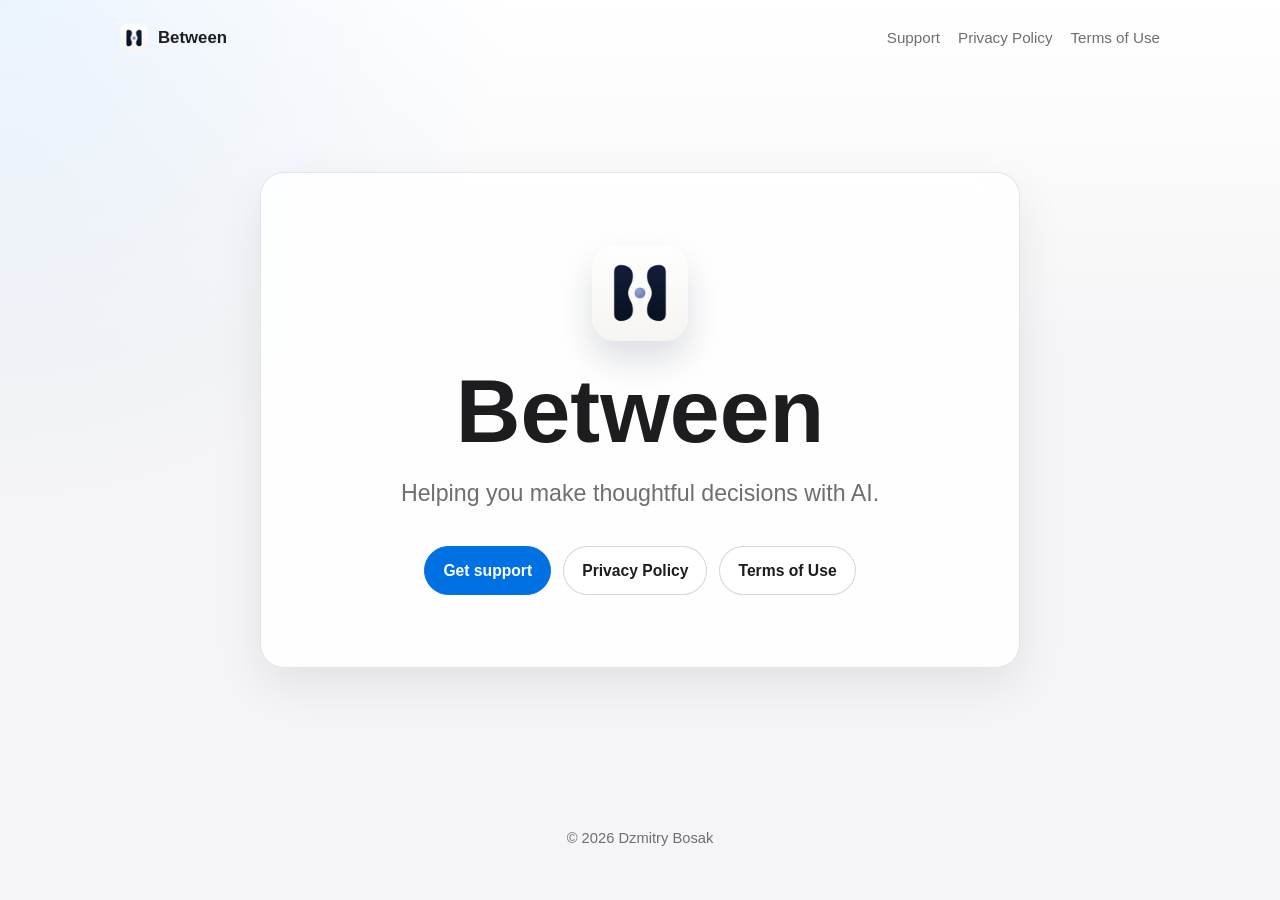
<file: index.html>
<!doctype html>
<html lang="en">
  <head>
    <meta charset="utf-8">
    <meta name="viewport" content="width=device-width, initial-scale=1">
    <meta name="description" content="Between helps you make thoughtful decisions with AI.">
    <title>Between</title>
    <link rel="icon" href="assets/between-logo.png">
    <link rel="apple-touch-icon" href="assets/between-logo.png">
    <link rel="stylesheet" href="assets/style.css">
  </head>
  <body class="home">
    <header class="site-header">
      <a class="brand" href="./" aria-label="Between home">
        <img src="assets/between-logo.png" alt="" width="28" height="28">
        <span>Between</span>
      </a>
      <nav class="site-nav" aria-label="Site links">
        <a href="support/">Support</a>
        <a href="privacy/">Privacy Policy</a>
        <a href="terms/">Terms of Use</a>
      </nav>
    </header>

    <main class="home-main">
      <section class="hero" aria-labelledby="hero-title">
        <img class="app-mark" src="assets/between-logo.png" alt="" width="96" height="96" aria-hidden="true">
        <h1 id="hero-title">Between</h1>
        <p>Helping you make thoughtful decisions with AI.</p>
        <div class="hero-actions" aria-label="Site links">
          <a class="button" href="support/">Get support</a>
          <a class="button secondary" href="privacy/">Privacy Policy</a>
          <a class="button secondary" href="terms/">Terms of Use</a>
        </div>
      </section>
    </main>

    <footer class="site-footer">
      <p>&copy; 2026 Dzmitry Bosak</p>
    </footer>
  </body>
</html>
</file>
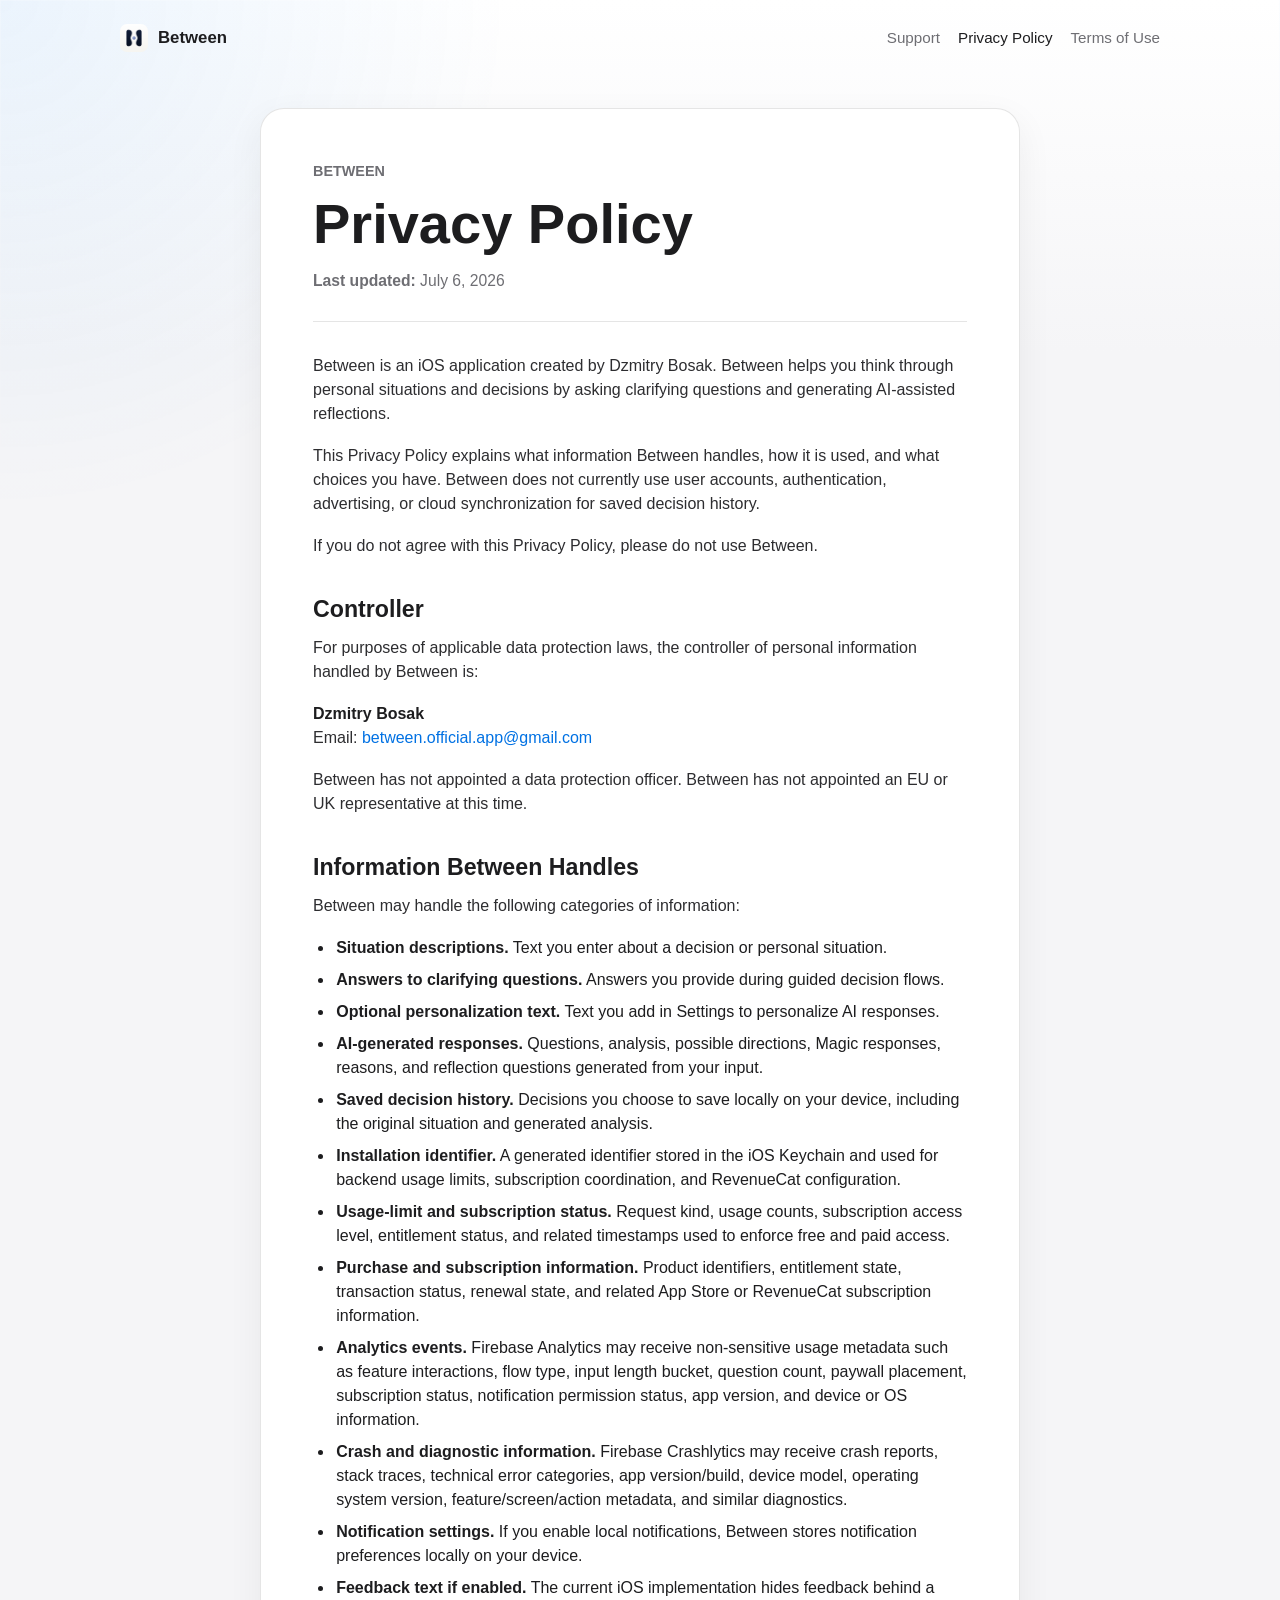
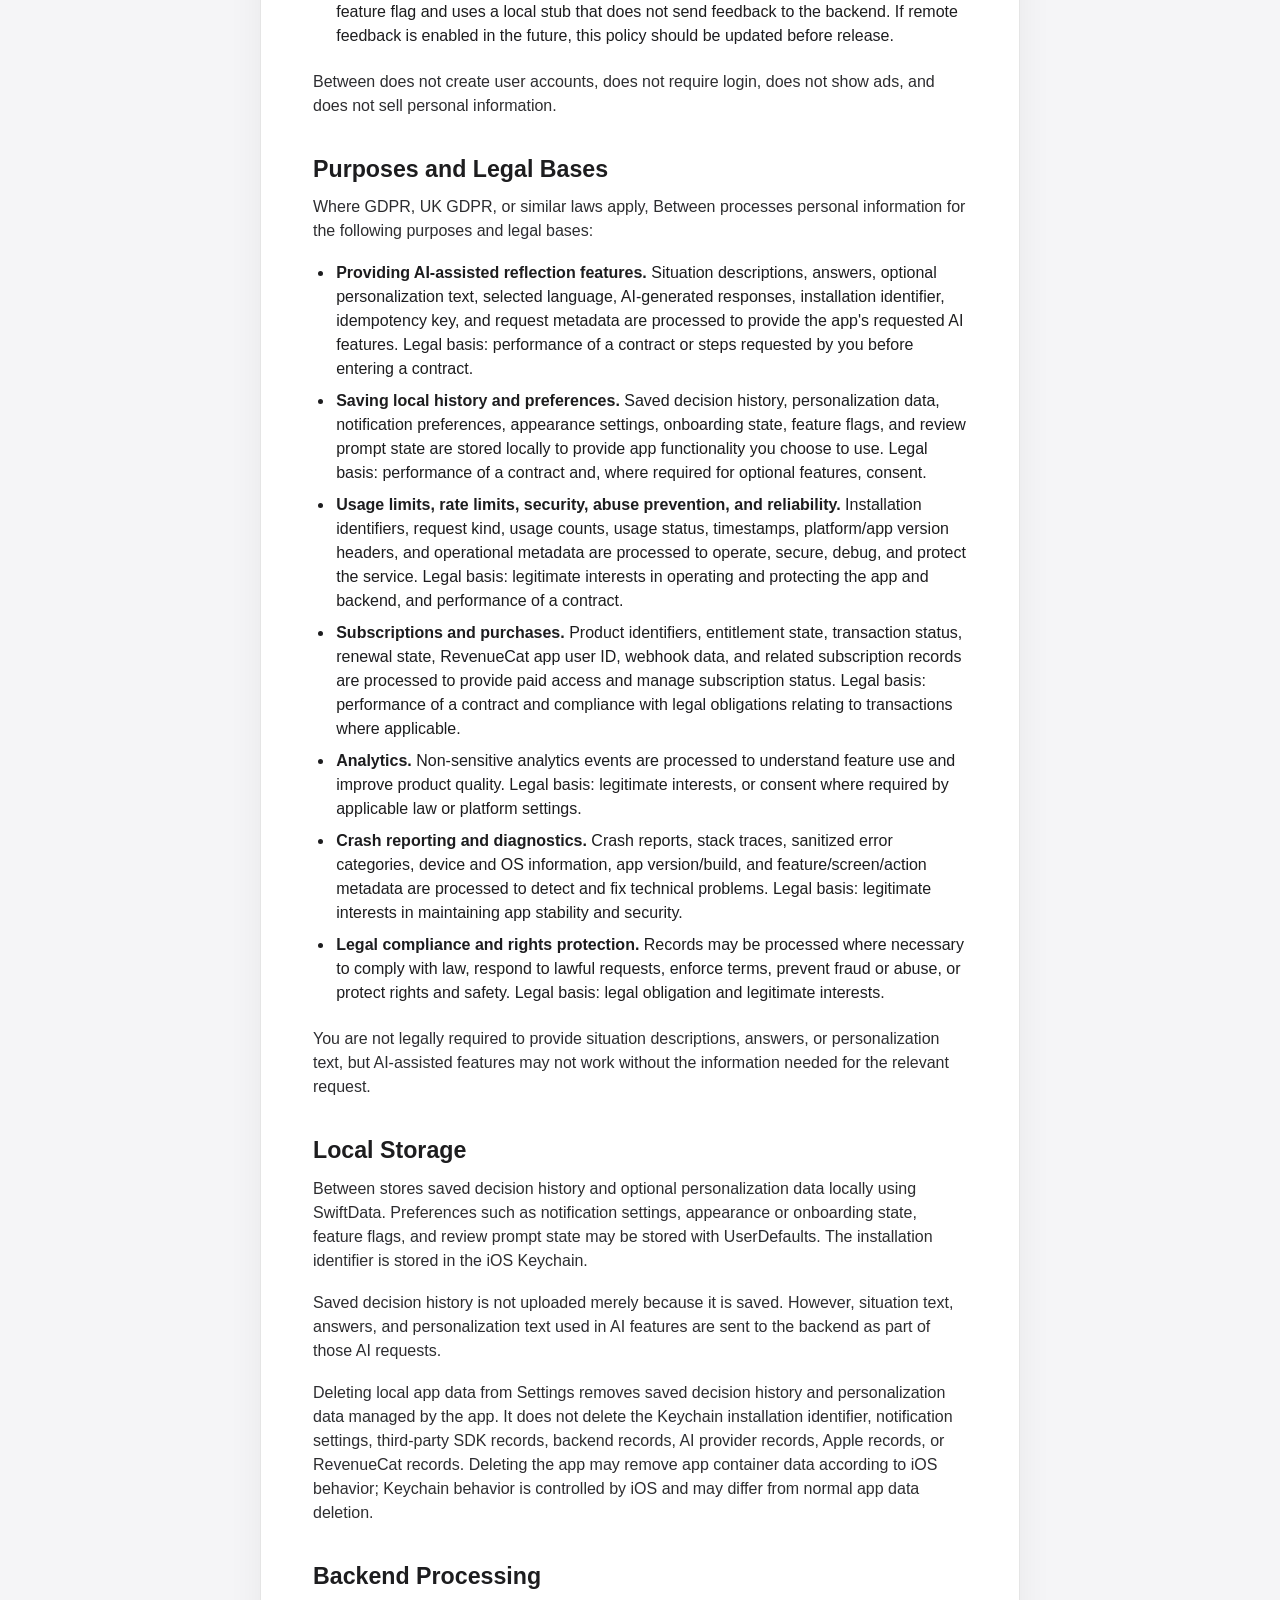
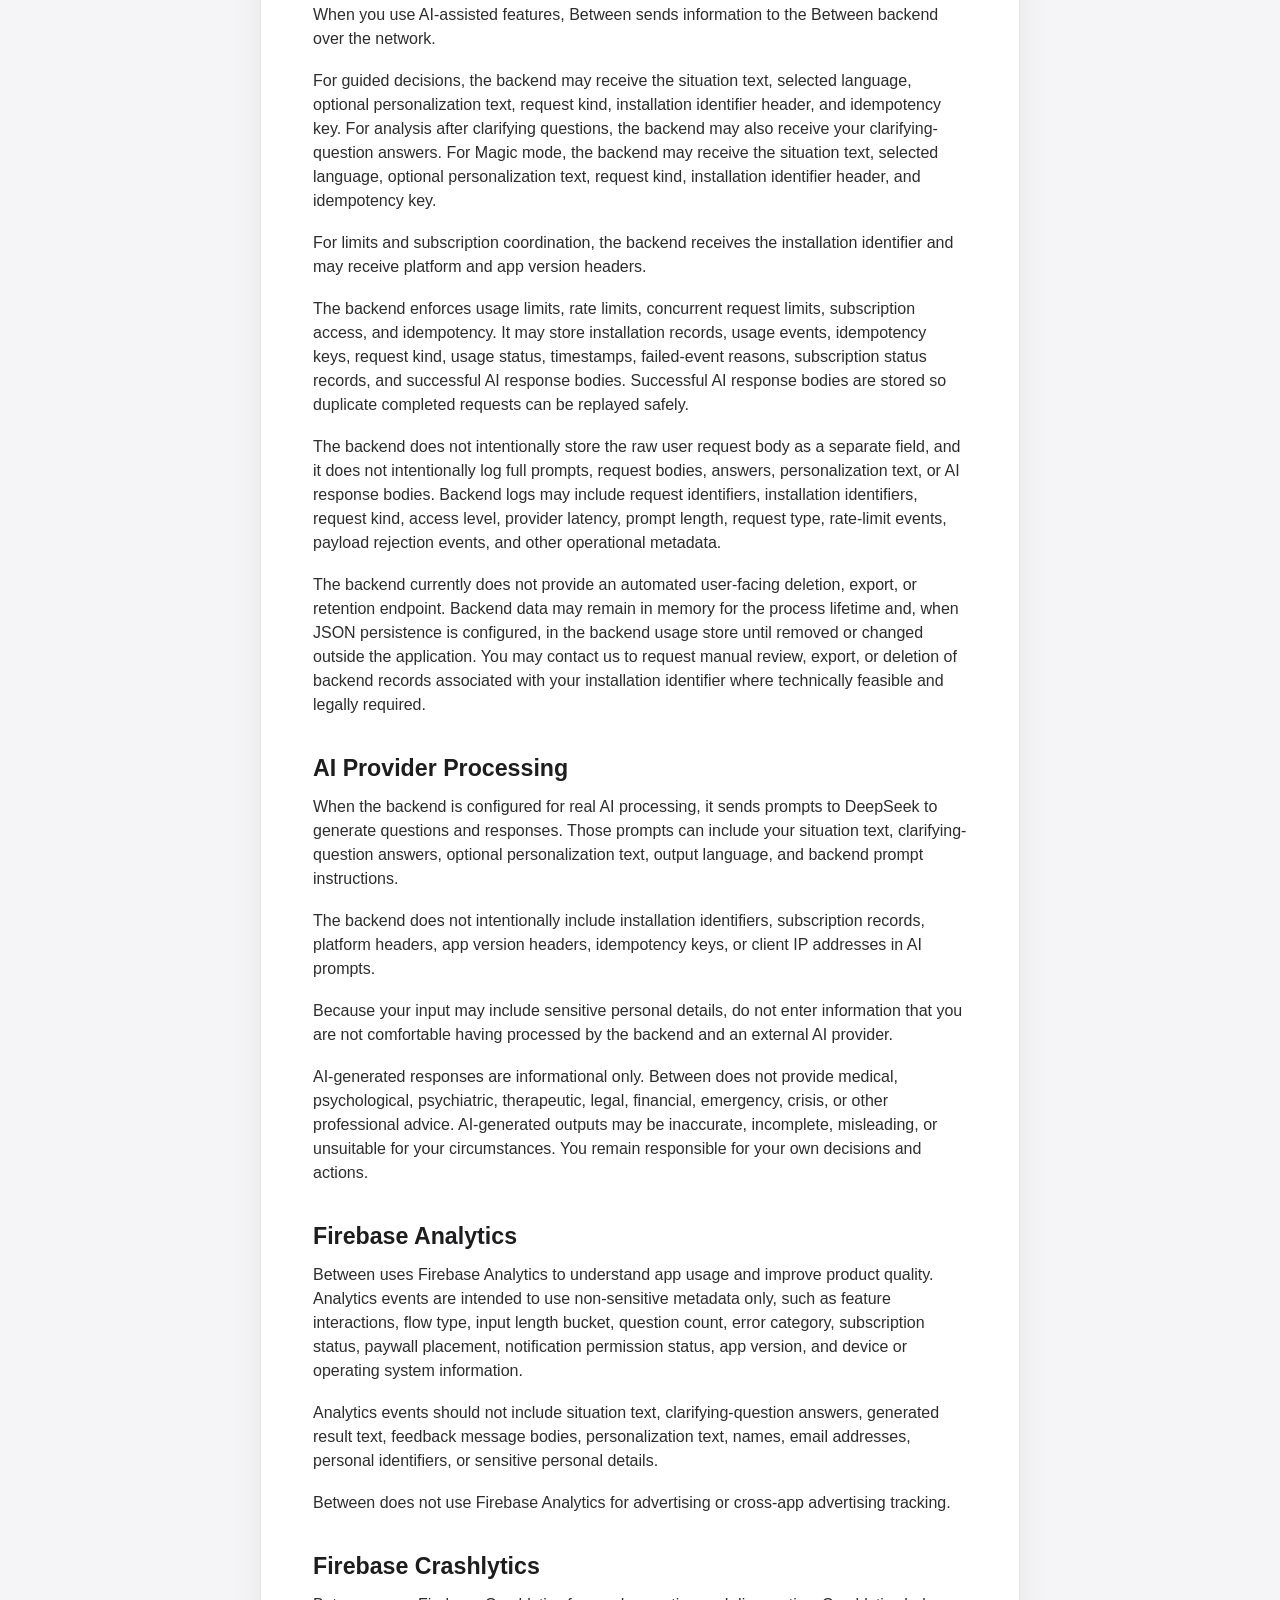
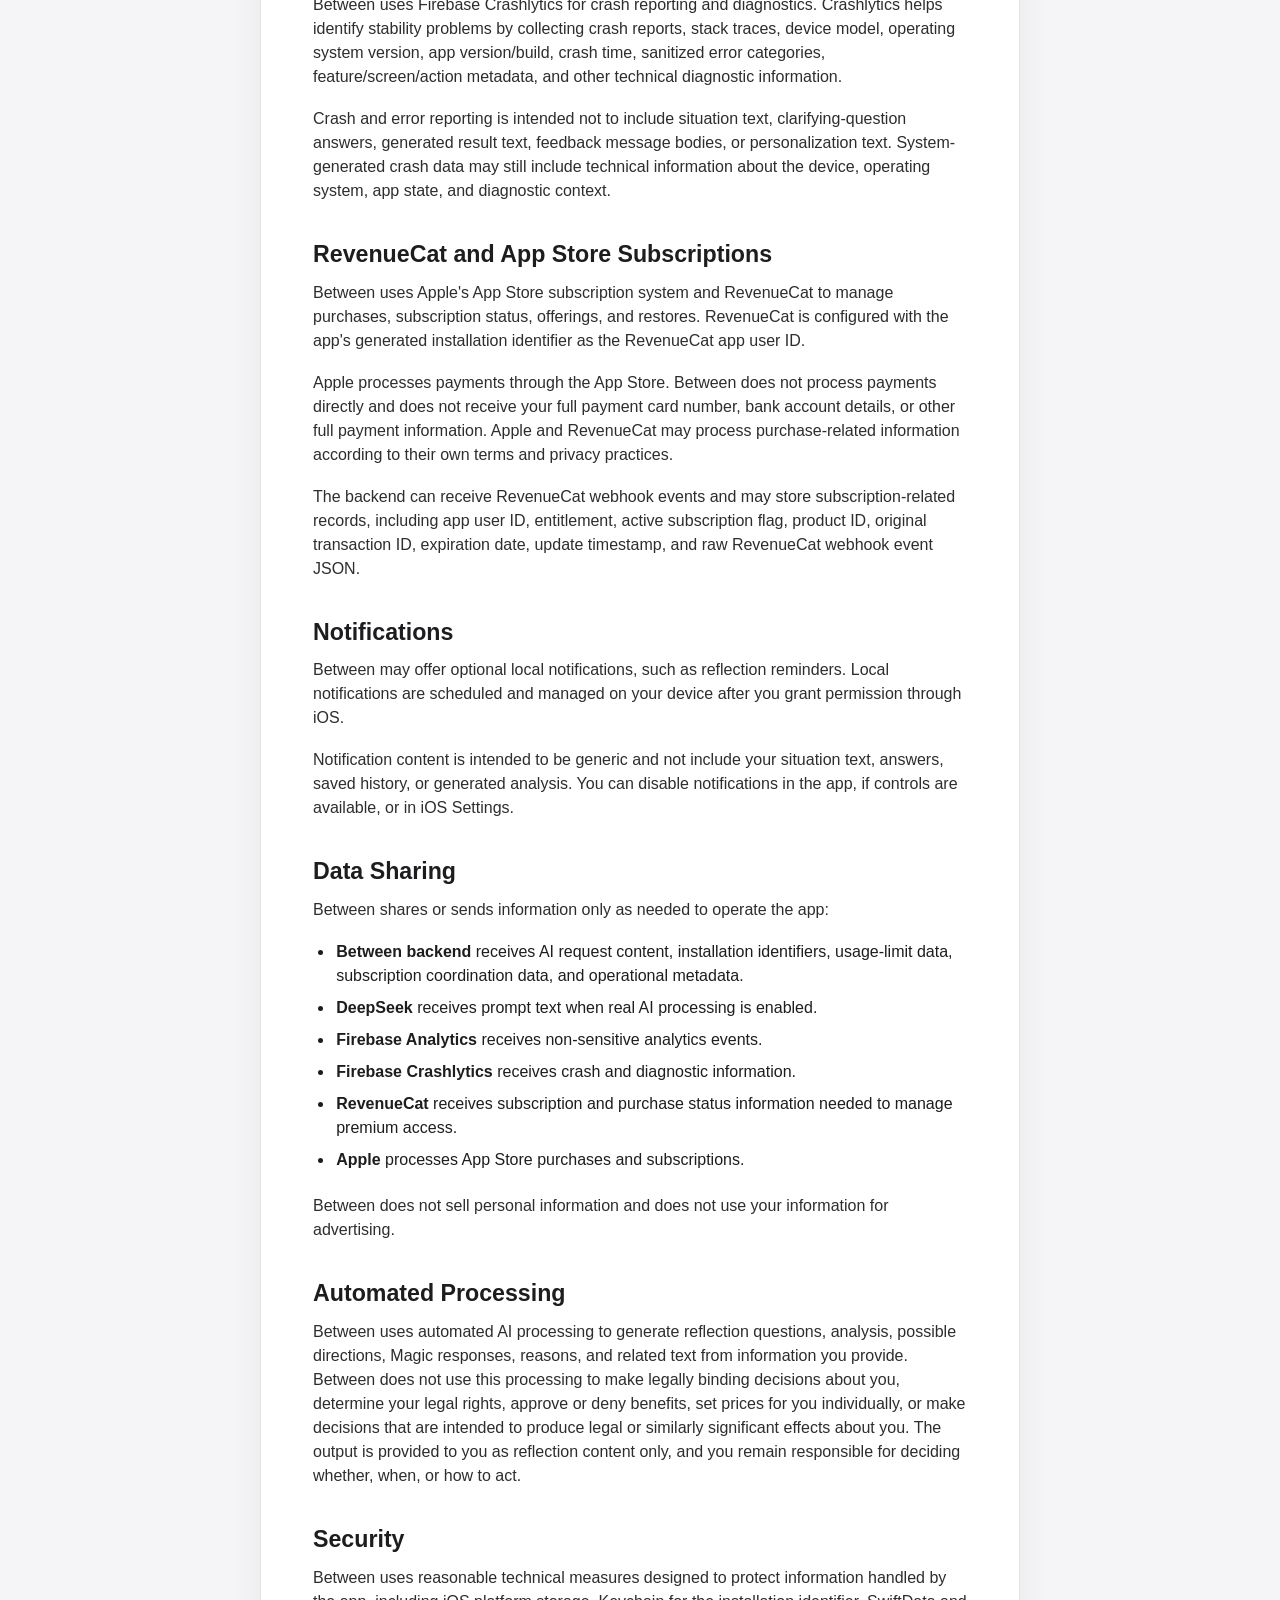
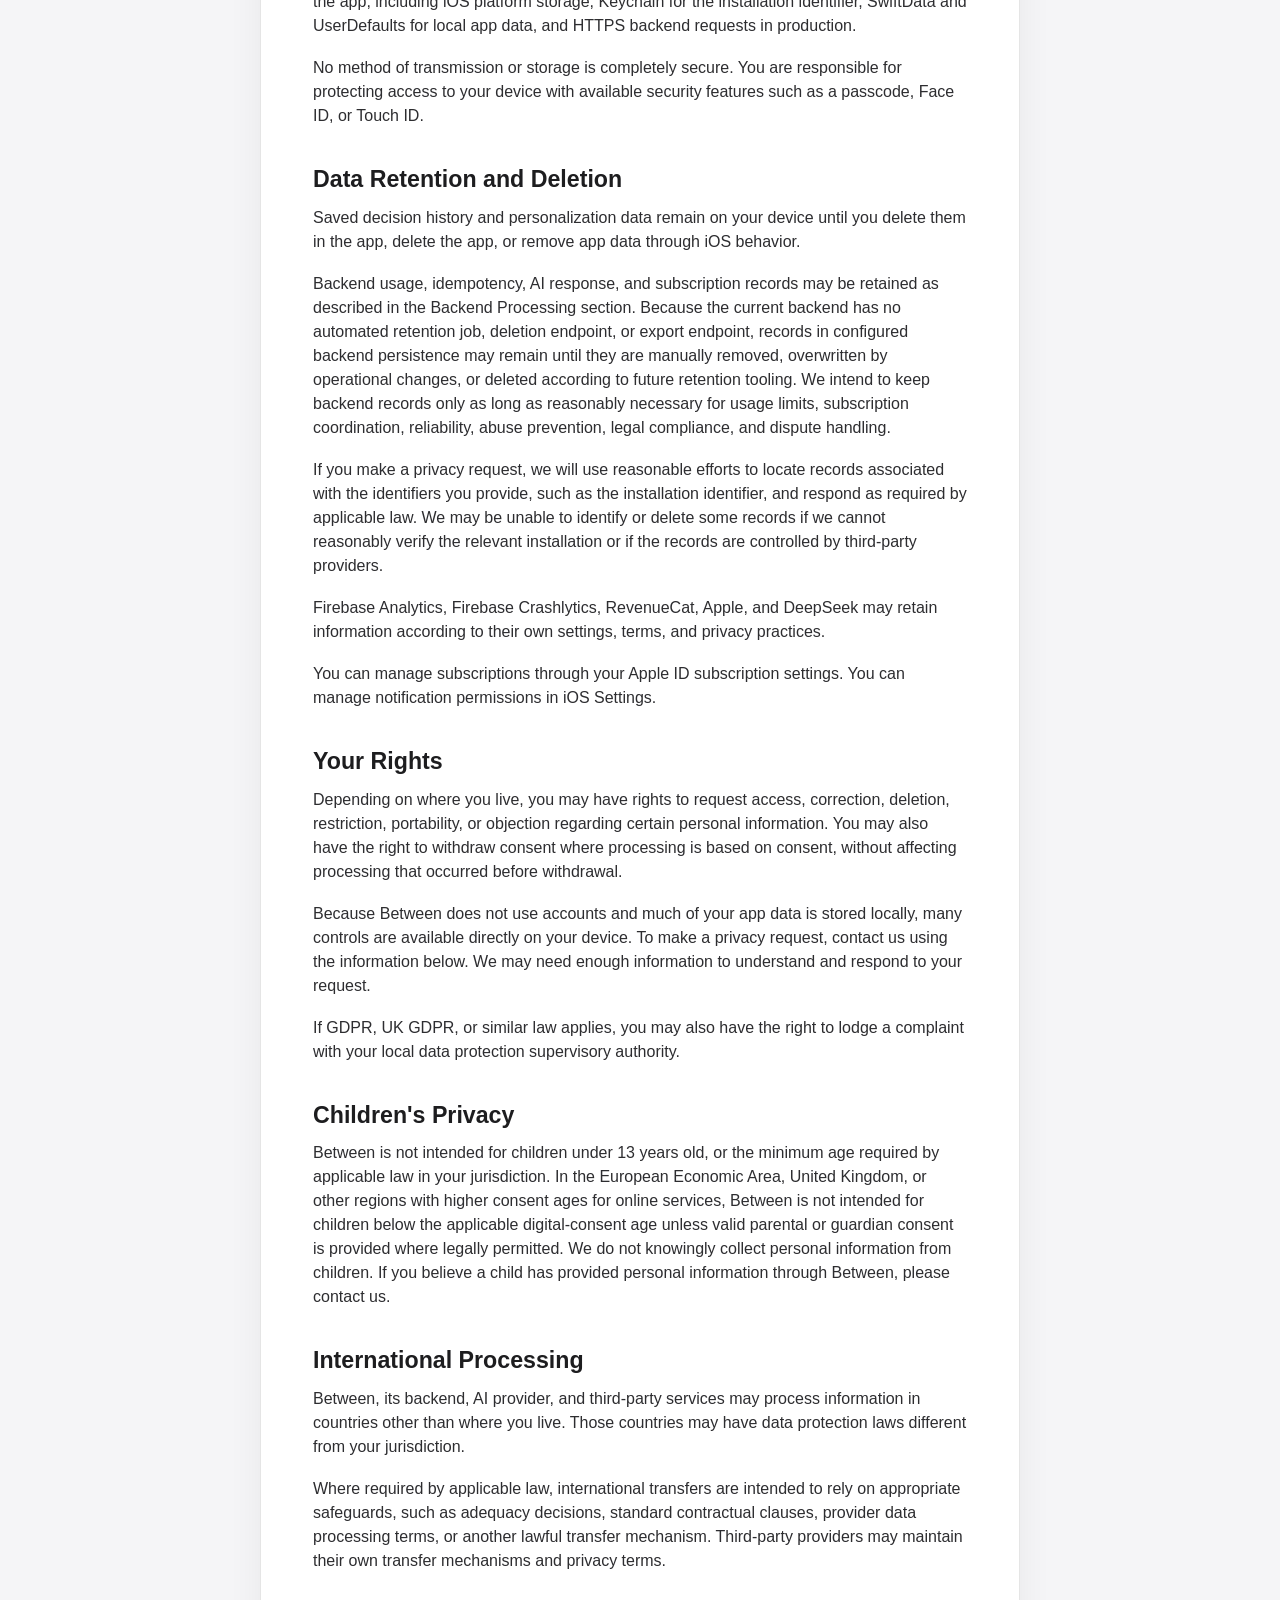
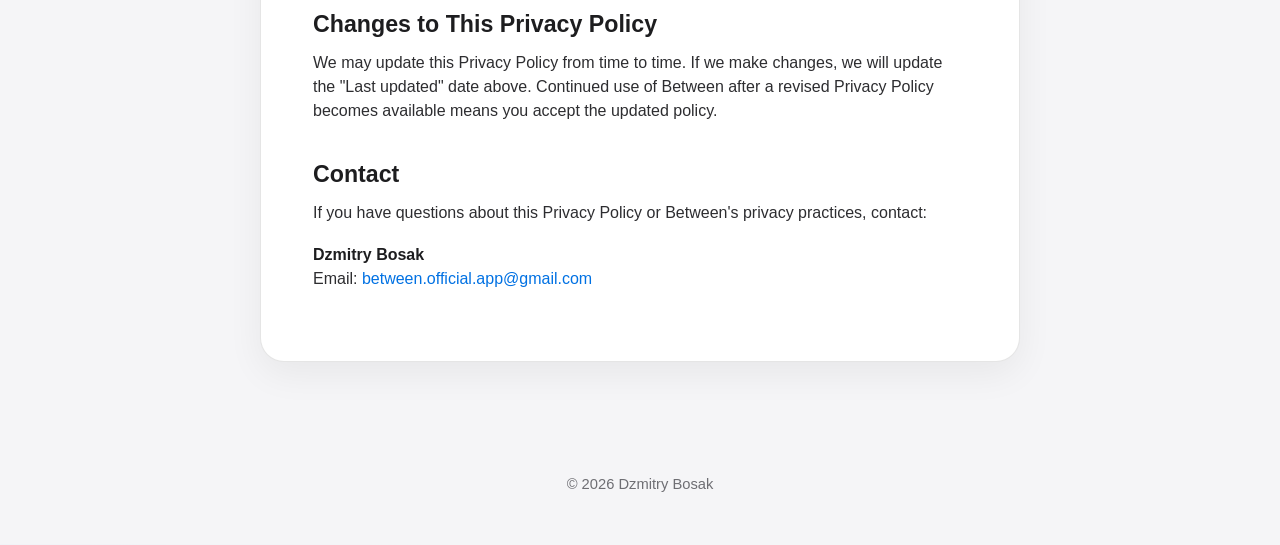
<file: privacy/index.html>
<!doctype html>
<html lang="en">
  <head>
    <meta charset="utf-8">
    <meta name="viewport" content="width=device-width, initial-scale=1">
    <meta name="description" content="Privacy Policy for Between, an iOS app by Dzmitry Bosak.">
    <title>Privacy Policy - Between</title>
    <link rel="icon" href="../assets/between-logo.png">
    <link rel="apple-touch-icon" href="../assets/between-logo.png">
    <link rel="stylesheet" href="../assets/style.css">
  </head>
  <body>
    <header class="site-header">
      <a class="brand" href="../" aria-label="Between home">
        <img src="../assets/between-logo.png" alt="" width="28" height="28">
        <span>Between</span>
      </a>
      <nav class="site-nav" aria-label="Site links">
        <a href="../support/">Support</a>
        <a href="../privacy/" aria-current="page">Privacy Policy</a>
        <a href="../terms/">Terms of Use</a>
      </nav>
    </header>

    <main class="legal-main">
      <article class="legal-card">
        <header>
          <p class="eyebrow">Between</p>
          <h1>Privacy Policy</h1>
          <p class="effective-date"><strong>Last updated:</strong> July 6, 2026</p>
        </header>

        <div class="legal-content">
          <p>Between is an iOS application created by Dzmitry Bosak. Between helps you think through personal situations and decisions by asking clarifying questions and generating AI-assisted reflections.</p>
          <p>This Privacy Policy explains what information Between handles, how it is used, and what choices you have. Between does not currently use user accounts, authentication, advertising, or cloud synchronization for saved decision history.</p>
          <p>If you do not agree with this Privacy Policy, please do not use Between.</p>

          <h2>Controller</h2>
          <p>For purposes of applicable data protection laws, the controller of personal information handled by Between is:</p>
          <p><strong>Dzmitry Bosak</strong><br>Email: <a href="mailto:between.official.app@gmail.com">between.official.app@gmail.com</a></p>
          <p>Between has not appointed a data protection officer. Between has not appointed an EU or UK representative at this time.</p>

          <h2>Information Between Handles</h2>
          <p>Between may handle the following categories of information:</p>
          <ul>
            <li><strong>Situation descriptions.</strong> Text you enter about a decision or personal situation.</li>
            <li><strong>Answers to clarifying questions.</strong> Answers you provide during guided decision flows.</li>
            <li><strong>Optional personalization text.</strong> Text you add in Settings to personalize AI responses.</li>
            <li><strong>AI-generated responses.</strong> Questions, analysis, possible directions, Magic responses, reasons, and reflection questions generated from your input.</li>
            <li><strong>Saved decision history.</strong> Decisions you choose to save locally on your device, including the original situation and generated analysis.</li>
            <li><strong>Installation identifier.</strong> A generated identifier stored in the iOS Keychain and used for backend usage limits, subscription coordination, and RevenueCat configuration.</li>
            <li><strong>Usage-limit and subscription status.</strong> Request kind, usage counts, subscription access level, entitlement status, and related timestamps used to enforce free and paid access.</li>
            <li><strong>Purchase and subscription information.</strong> Product identifiers, entitlement state, transaction status, renewal state, and related App Store or RevenueCat subscription information.</li>
            <li><strong>Analytics events.</strong> Firebase Analytics may receive non-sensitive usage metadata such as feature interactions, flow type, input length bucket, question count, paywall placement, subscription status, notification permission status, app version, and device or OS information.</li>
            <li><strong>Crash and diagnostic information.</strong> Firebase Crashlytics may receive crash reports, stack traces, technical error categories, app version/build, device model, operating system version, feature/screen/action metadata, and similar diagnostics.</li>
            <li><strong>Notification settings.</strong> If you enable local notifications, Between stores notification preferences locally on your device.</li>
            <li><strong>Feedback text if enabled.</strong> The current iOS implementation hides feedback behind a feature flag and uses a local stub that does not send feedback to the backend. If remote feedback is enabled in the future, this policy should be updated before release.</li>
          </ul>
          <p>Between does not create user accounts, does not require login, does not show ads, and does not sell personal information.</p>

          <h2>Purposes and Legal Bases</h2>
          <p>Where GDPR, UK GDPR, or similar laws apply, Between processes personal information for the following purposes and legal bases:</p>
          <ul>
            <li><strong>Providing AI-assisted reflection features.</strong> Situation descriptions, answers, optional personalization text, selected language, AI-generated responses, installation identifier, idempotency key, and request metadata are processed to provide the app's requested AI features. Legal basis: performance of a contract or steps requested by you before entering a contract.</li>
            <li><strong>Saving local history and preferences.</strong> Saved decision history, personalization data, notification preferences, appearance settings, onboarding state, feature flags, and review prompt state are stored locally to provide app functionality you choose to use. Legal basis: performance of a contract and, where required for optional features, consent.</li>
            <li><strong>Usage limits, rate limits, security, abuse prevention, and reliability.</strong> Installation identifiers, request kind, usage counts, usage status, timestamps, platform/app version headers, and operational metadata are processed to operate, secure, debug, and protect the service. Legal basis: legitimate interests in operating and protecting the app and backend, and performance of a contract.</li>
            <li><strong>Subscriptions and purchases.</strong> Product identifiers, entitlement state, transaction status, renewal state, RevenueCat app user ID, webhook data, and related subscription records are processed to provide paid access and manage subscription status. Legal basis: performance of a contract and compliance with legal obligations relating to transactions where applicable.</li>
            <li><strong>Analytics.</strong> Non-sensitive analytics events are processed to understand feature use and improve product quality. Legal basis: legitimate interests, or consent where required by applicable law or platform settings.</li>
            <li><strong>Crash reporting and diagnostics.</strong> Crash reports, stack traces, sanitized error categories, device and OS information, app version/build, and feature/screen/action metadata are processed to detect and fix technical problems. Legal basis: legitimate interests in maintaining app stability and security.</li>
            <li><strong>Legal compliance and rights protection.</strong> Records may be processed where necessary to comply with law, respond to lawful requests, enforce terms, prevent fraud or abuse, or protect rights and safety. Legal basis: legal obligation and legitimate interests.</li>
          </ul>
          <p>You are not legally required to provide situation descriptions, answers, or personalization text, but AI-assisted features may not work without the information needed for the relevant request.</p>

          <h2>Local Storage</h2>
          <p>Between stores saved decision history and optional personalization data locally using SwiftData. Preferences such as notification settings, appearance or onboarding state, feature flags, and review prompt state may be stored with UserDefaults. The installation identifier is stored in the iOS Keychain.</p>
          <p>Saved decision history is not uploaded merely because it is saved. However, situation text, answers, and personalization text used in AI features are sent to the backend as part of those AI requests.</p>
          <p>Deleting local app data from Settings removes saved decision history and personalization data managed by the app. It does not delete the Keychain installation identifier, notification settings, third-party SDK records, backend records, AI provider records, Apple records, or RevenueCat records. Deleting the app may remove app container data according to iOS behavior; Keychain behavior is controlled by iOS and may differ from normal app data deletion.</p>

          <h2>Backend Processing</h2>
          <p>When you use AI-assisted features, Between sends information to the Between backend over the network.</p>
          <p>For guided decisions, the backend may receive the situation text, selected language, optional personalization text, request kind, installation identifier header, and idempotency key. For analysis after clarifying questions, the backend may also receive your clarifying-question answers. For Magic mode, the backend may receive the situation text, selected language, optional personalization text, request kind, installation identifier header, and idempotency key.</p>
          <p>For limits and subscription coordination, the backend receives the installation identifier and may receive platform and app version headers.</p>
          <p>The backend enforces usage limits, rate limits, concurrent request limits, subscription access, and idempotency. It may store installation records, usage events, idempotency keys, request kind, usage status, timestamps, failed-event reasons, subscription status records, and successful AI response bodies. Successful AI response bodies are stored so duplicate completed requests can be replayed safely.</p>
          <p>The backend does not intentionally store the raw user request body as a separate field, and it does not intentionally log full prompts, request bodies, answers, personalization text, or AI response bodies. Backend logs may include request identifiers, installation identifiers, request kind, access level, provider latency, prompt length, request type, rate-limit events, payload rejection events, and other operational metadata.</p>
          <p>The backend currently does not provide an automated user-facing deletion, export, or retention endpoint. Backend data may remain in memory for the process lifetime and, when JSON persistence is configured, in the backend usage store until removed or changed outside the application. You may contact us to request manual review, export, or deletion of backend records associated with your installation identifier where technically feasible and legally required.</p>

          <h2>AI Provider Processing</h2>
          <p>When the backend is configured for real AI processing, it sends prompts to DeepSeek to generate questions and responses. Those prompts can include your situation text, clarifying-question answers, optional personalization text, output language, and backend prompt instructions.</p>
          <p>The backend does not intentionally include installation identifiers, subscription records, platform headers, app version headers, idempotency keys, or client IP addresses in AI prompts.</p>
          <p>Because your input may include sensitive personal details, do not enter information that you are not comfortable having processed by the backend and an external AI provider.</p>
          <p>AI-generated responses are informational only. Between does not provide medical, psychological, psychiatric, therapeutic, legal, financial, emergency, crisis, or other professional advice. AI-generated outputs may be inaccurate, incomplete, misleading, or unsuitable for your circumstances. You remain responsible for your own decisions and actions.</p>

          <h2>Firebase Analytics</h2>
          <p>Between uses Firebase Analytics to understand app usage and improve product quality. Analytics events are intended to use non-sensitive metadata only, such as feature interactions, flow type, input length bucket, question count, error category, subscription status, paywall placement, notification permission status, app version, and device or operating system information.</p>
          <p>Analytics events should not include situation text, clarifying-question answers, generated result text, feedback message bodies, personalization text, names, email addresses, personal identifiers, or sensitive personal details.</p>
          <p>Between does not use Firebase Analytics for advertising or cross-app advertising tracking.</p>

          <h2>Firebase Crashlytics</h2>
          <p>Between uses Firebase Crashlytics for crash reporting and diagnostics. Crashlytics helps identify stability problems by collecting crash reports, stack traces, device model, operating system version, app version/build, crash time, sanitized error categories, feature/screen/action metadata, and other technical diagnostic information.</p>
          <p>Crash and error reporting is intended not to include situation text, clarifying-question answers, generated result text, feedback message bodies, or personalization text. System-generated crash data may still include technical information about the device, operating system, app state, and diagnostic context.</p>

          <h2>RevenueCat and App Store Subscriptions</h2>
          <p>Between uses Apple's App Store subscription system and RevenueCat to manage purchases, subscription status, offerings, and restores. RevenueCat is configured with the app's generated installation identifier as the RevenueCat app user ID.</p>
          <p>Apple processes payments through the App Store. Between does not process payments directly and does not receive your full payment card number, bank account details, or other full payment information. Apple and RevenueCat may process purchase-related information according to their own terms and privacy practices.</p>
          <p>The backend can receive RevenueCat webhook events and may store subscription-related records, including app user ID, entitlement, active subscription flag, product ID, original transaction ID, expiration date, update timestamp, and raw RevenueCat webhook event JSON.</p>

          <h2>Notifications</h2>
          <p>Between may offer optional local notifications, such as reflection reminders. Local notifications are scheduled and managed on your device after you grant permission through iOS.</p>
          <p>Notification content is intended to be generic and not include your situation text, answers, saved history, or generated analysis. You can disable notifications in the app, if controls are available, or in iOS Settings.</p>

          <h2>Data Sharing</h2>
          <p>Between shares or sends information only as needed to operate the app:</p>
          <ul>
            <li><strong>Between backend</strong> receives AI request content, installation identifiers, usage-limit data, subscription coordination data, and operational metadata.</li>
            <li><strong>DeepSeek</strong> receives prompt text when real AI processing is enabled.</li>
            <li><strong>Firebase Analytics</strong> receives non-sensitive analytics events.</li>
            <li><strong>Firebase Crashlytics</strong> receives crash and diagnostic information.</li>
            <li><strong>RevenueCat</strong> receives subscription and purchase status information needed to manage premium access.</li>
            <li><strong>Apple</strong> processes App Store purchases and subscriptions.</li>
          </ul>
          <p>Between does not sell personal information and does not use your information for advertising.</p>

          <h2>Automated Processing</h2>
          <p>Between uses automated AI processing to generate reflection questions, analysis, possible directions, Magic responses, reasons, and related text from information you provide. Between does not use this processing to make legally binding decisions about you, determine your legal rights, approve or deny benefits, set prices for you individually, or make decisions that are intended to produce legal or similarly significant effects about you. The output is provided to you as reflection content only, and you remain responsible for deciding whether, when, or how to act.</p>

          <h2>Security</h2>
          <p>Between uses reasonable technical measures designed to protect information handled by the app, including iOS platform storage, Keychain for the installation identifier, SwiftData and UserDefaults for local app data, and HTTPS backend requests in production.</p>
          <p>No method of transmission or storage is completely secure. You are responsible for protecting access to your device with available security features such as a passcode, Face ID, or Touch ID.</p>

          <h2>Data Retention and Deletion</h2>
          <p>Saved decision history and personalization data remain on your device until you delete them in the app, delete the app, or remove app data through iOS behavior.</p>
          <p>Backend usage, idempotency, AI response, and subscription records may be retained as described in the Backend Processing section. Because the current backend has no automated retention job, deletion endpoint, or export endpoint, records in configured backend persistence may remain until they are manually removed, overwritten by operational changes, or deleted according to future retention tooling. We intend to keep backend records only as long as reasonably necessary for usage limits, subscription coordination, reliability, abuse prevention, legal compliance, and dispute handling.</p>
          <p>If you make a privacy request, we will use reasonable efforts to locate records associated with the identifiers you provide, such as the installation identifier, and respond as required by applicable law. We may be unable to identify or delete some records if we cannot reasonably verify the relevant installation or if the records are controlled by third-party providers.</p>
          <p>Firebase Analytics, Firebase Crashlytics, RevenueCat, Apple, and DeepSeek may retain information according to their own settings, terms, and privacy practices.</p>
          <p>You can manage subscriptions through your Apple ID subscription settings. You can manage notification permissions in iOS Settings.</p>

          <h2>Your Rights</h2>
          <p>Depending on where you live, you may have rights to request access, correction, deletion, restriction, portability, or objection regarding certain personal information. You may also have the right to withdraw consent where processing is based on consent, without affecting processing that occurred before withdrawal.</p>
          <p>Because Between does not use accounts and much of your app data is stored locally, many controls are available directly on your device. To make a privacy request, contact us using the information below. We may need enough information to understand and respond to your request.</p>
          <p>If GDPR, UK GDPR, or similar law applies, you may also have the right to lodge a complaint with your local data protection supervisory authority.</p>

          <h2>Children's Privacy</h2>
          <p>Between is not intended for children under 13 years old, or the minimum age required by applicable law in your jurisdiction. In the European Economic Area, United Kingdom, or other regions with higher consent ages for online services, Between is not intended for children below the applicable digital-consent age unless valid parental or guardian consent is provided where legally permitted. We do not knowingly collect personal information from children. If you believe a child has provided personal information through Between, please contact us.</p>

          <h2>International Processing</h2>
          <p>Between, its backend, AI provider, and third-party services may process information in countries other than where you live. Those countries may have data protection laws different from your jurisdiction.</p>
          <p>Where required by applicable law, international transfers are intended to rely on appropriate safeguards, such as adequacy decisions, standard contractual clauses, provider data processing terms, or another lawful transfer mechanism. Third-party providers may maintain their own transfer mechanisms and privacy terms.</p>

          <h2>Changes to This Privacy Policy</h2>
          <p>We may update this Privacy Policy from time to time. If we make changes, we will update the "Last updated" date above. Continued use of Between after a revised Privacy Policy becomes available means you accept the updated policy.</p>

          <h2>Contact</h2>
          <p>If you have questions about this Privacy Policy or Between's privacy practices, contact:</p>
          <p><strong>Dzmitry Bosak</strong><br>Email: <a href="mailto:between.official.app@gmail.com">between.official.app@gmail.com</a></p>
        </div>
      </article>
    </main>

    <footer class="site-footer">
      <p>&copy; 2026 Dzmitry Bosak</p>
    </footer>
  </body>
</html>
</file>
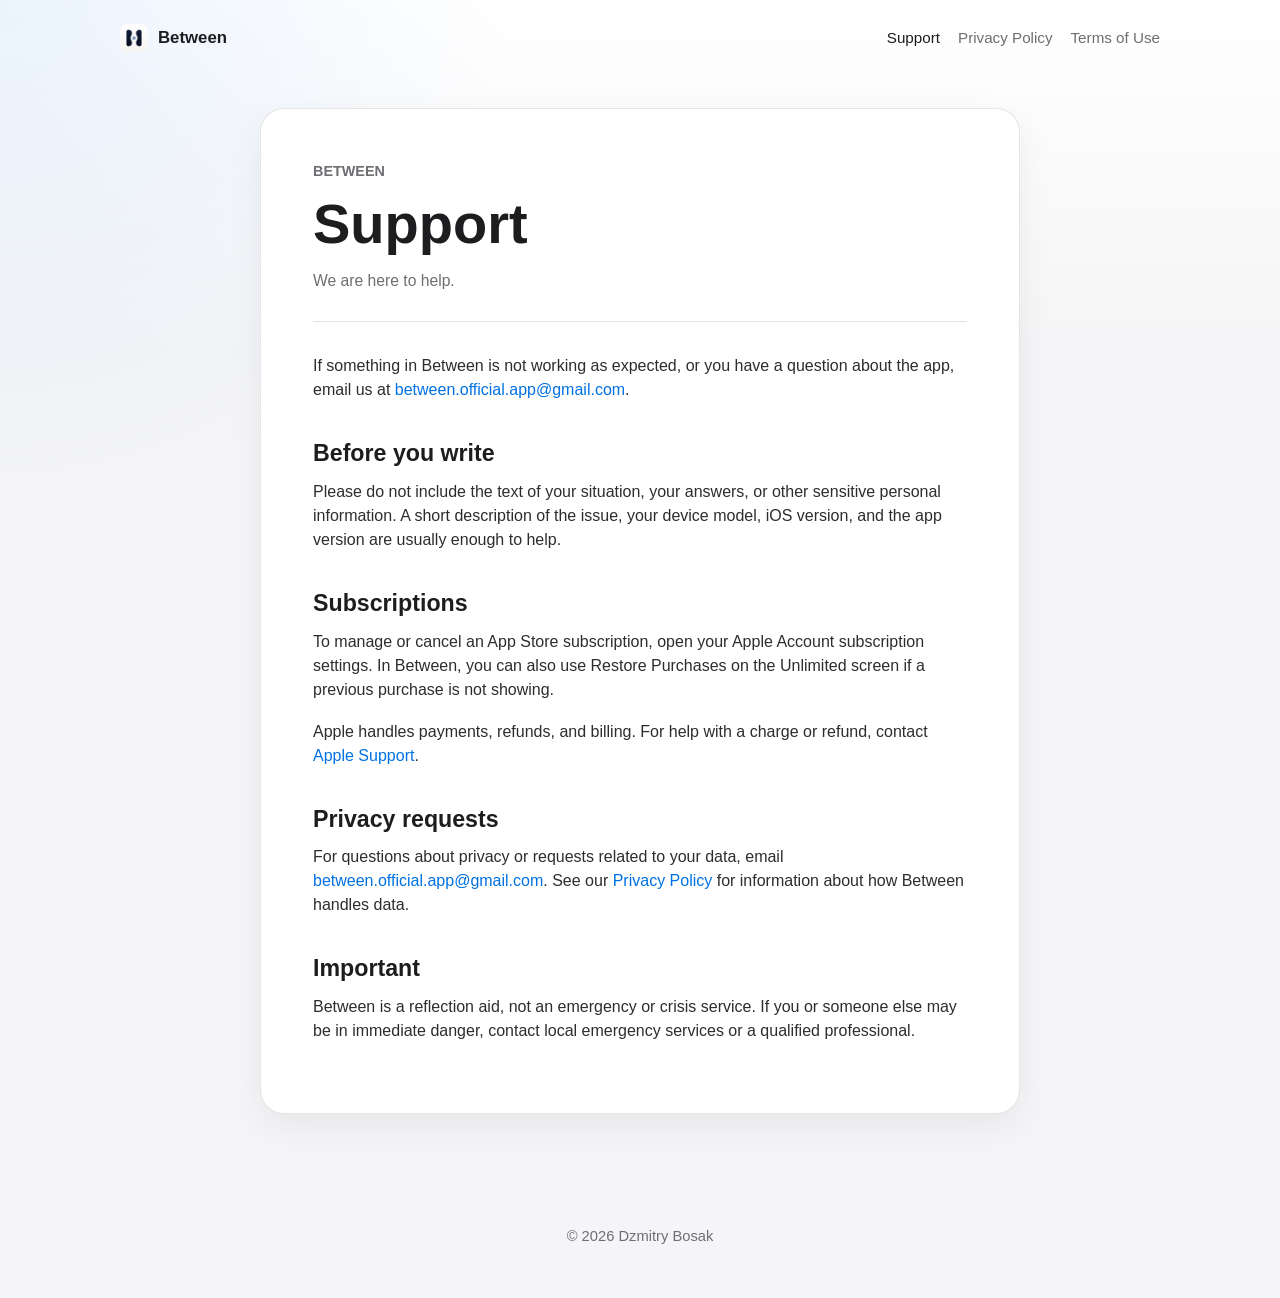
<file: support/index.html>
<!doctype html>
<html lang="en">
  <head>
    <meta charset="utf-8">
    <meta name="viewport" content="width=device-width, initial-scale=1">
    <meta name="description" content="Support for Between, the iOS app for thoughtful decisions.">
    <title>Support - Between</title>
    <link rel="icon" href="../assets/between-logo.png">
    <link rel="apple-touch-icon" href="../assets/between-logo.png">
    <link rel="stylesheet" href="../assets/style.css">
  </head>
  <body>
    <header class="site-header">
      <a class="brand" href="../" aria-label="Between home">
        <img src="../assets/between-logo.png" alt="" width="28" height="28">
        <span>Between</span>
      </a>
      <nav class="site-nav" aria-label="Site links">
        <a href="../support/" aria-current="page">Support</a>
        <a href="../privacy/">Privacy Policy</a>
        <a href="../terms/">Terms of Use</a>
      </nav>
    </header>

    <main class="legal-main">
      <article class="legal-card">
        <header>
          <p class="eyebrow">Between</p>
          <h1>Support</h1>
          <p class="effective-date">We are here to help.</p>
        </header>

        <div class="legal-content">
          <p>If something in Between is not working as expected, or you have a question about the app, email us at <a href="mailto:between.official.app@gmail.com">between.official.app@gmail.com</a>.</p>

          <h2>Before you write</h2>
          <p>Please do not include the text of your situation, your answers, or other sensitive personal information. A short description of the issue, your device model, iOS version, and the app version are usually enough to help.</p>

          <h2>Subscriptions</h2>
          <p>To manage or cancel an App Store subscription, open your Apple Account subscription settings. In Between, you can also use Restore Purchases on the Unlimited screen if a previous purchase is not showing.</p>
          <p>Apple handles payments, refunds, and billing. For help with a charge or refund, contact <a href="https://support.apple.com/billing" rel="external">Apple Support</a>.</p>

          <h2>Privacy requests</h2>
          <p>For questions about privacy or requests related to your data, email <a href="mailto:between.official.app@gmail.com">between.official.app@gmail.com</a>. See our <a href="../privacy/">Privacy Policy</a> for information about how Between handles data.</p>

          <h2>Important</h2>
          <p>Between is a reflection aid, not an emergency or crisis service. If you or someone else may be in immediate danger, contact local emergency services or a qualified professional.</p>
        </div>
      </article>
    </main>

    <footer class="site-footer">
      <p>&copy; 2026 Dzmitry Bosak</p>
    </footer>
  </body>
</html>
</file>
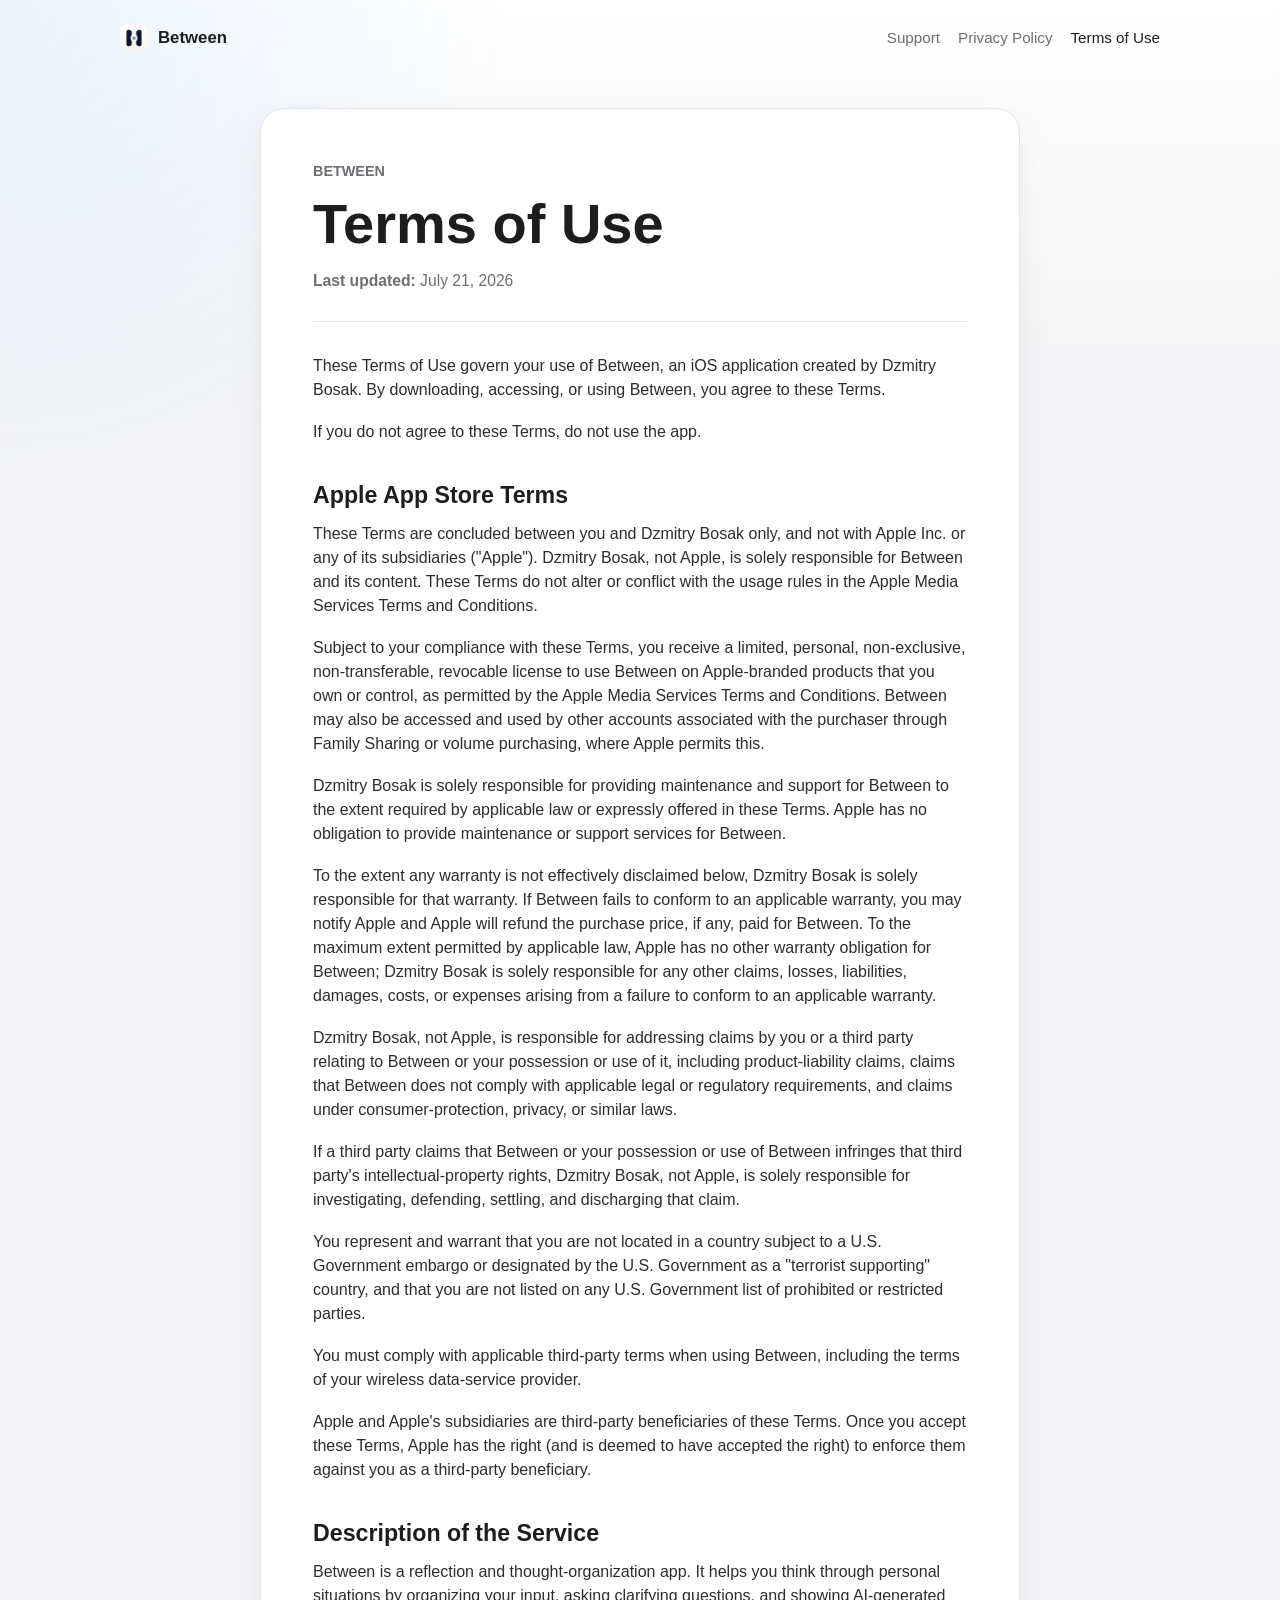
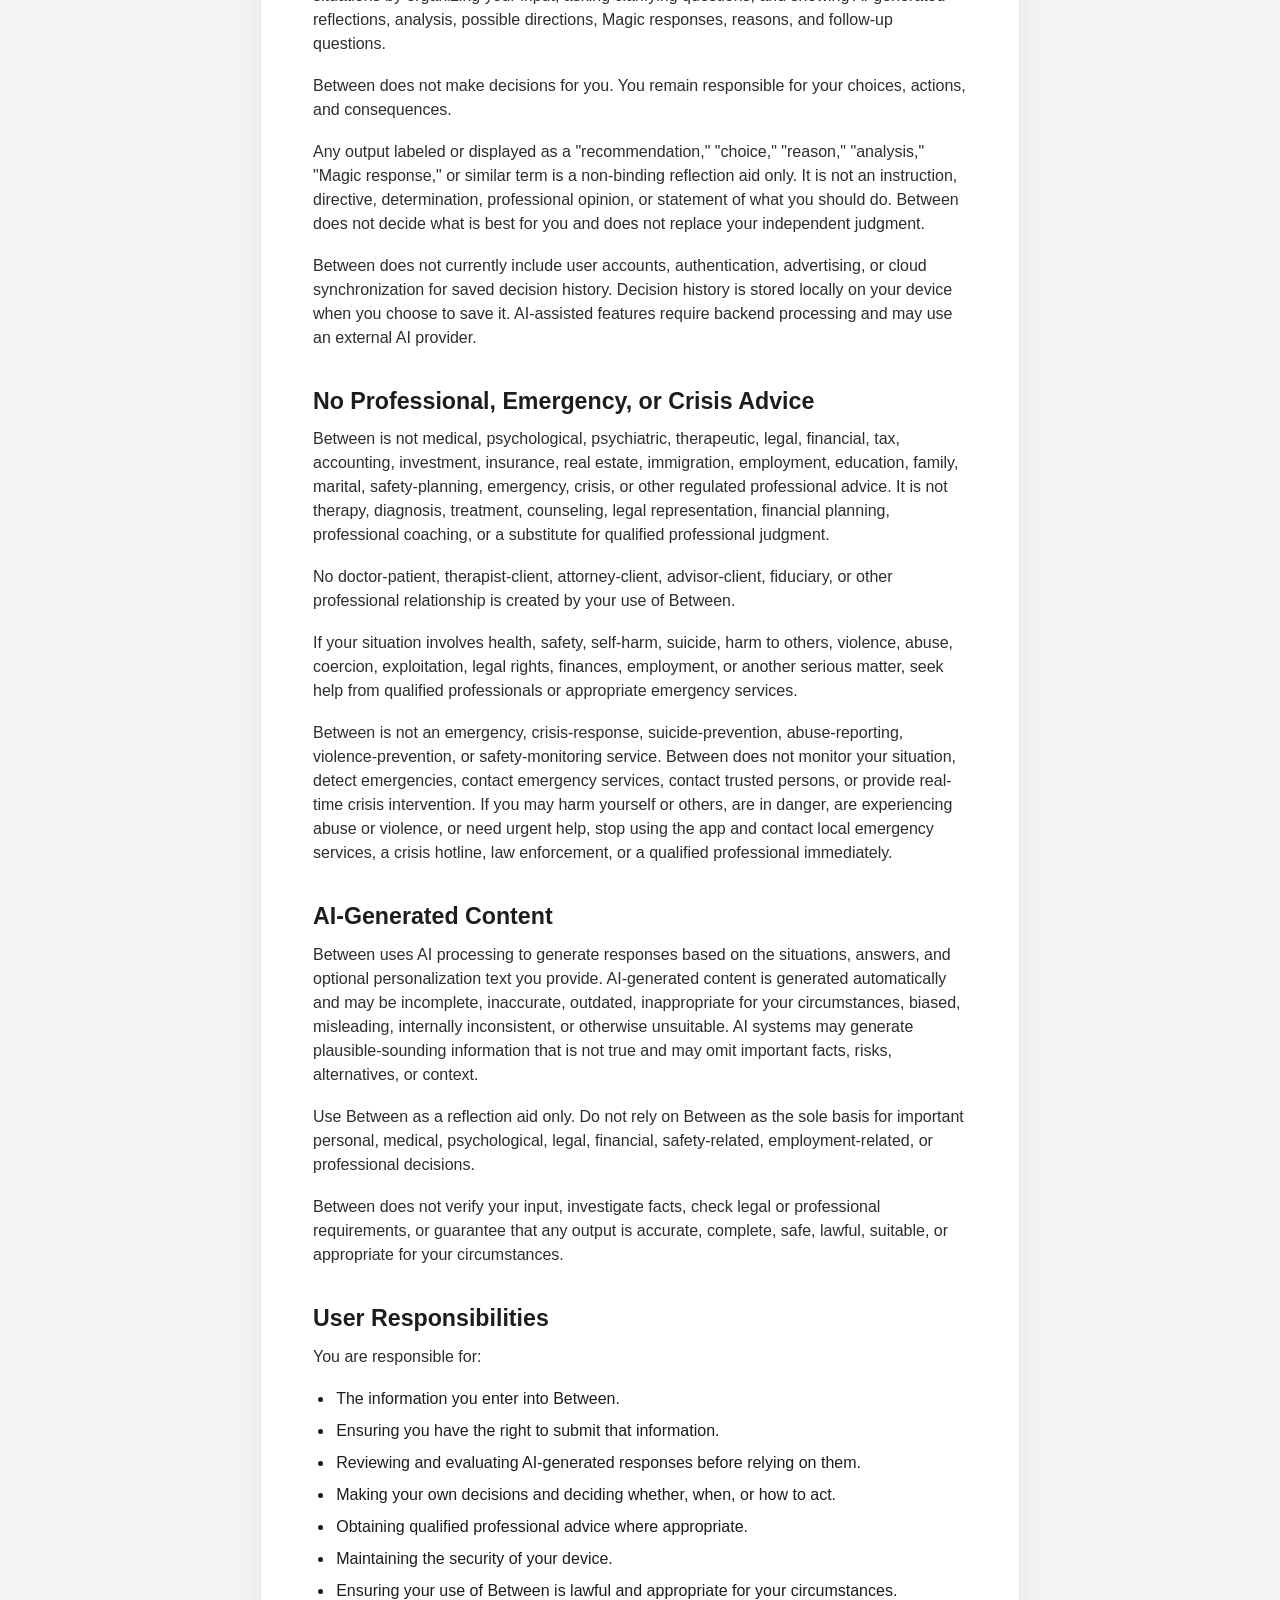
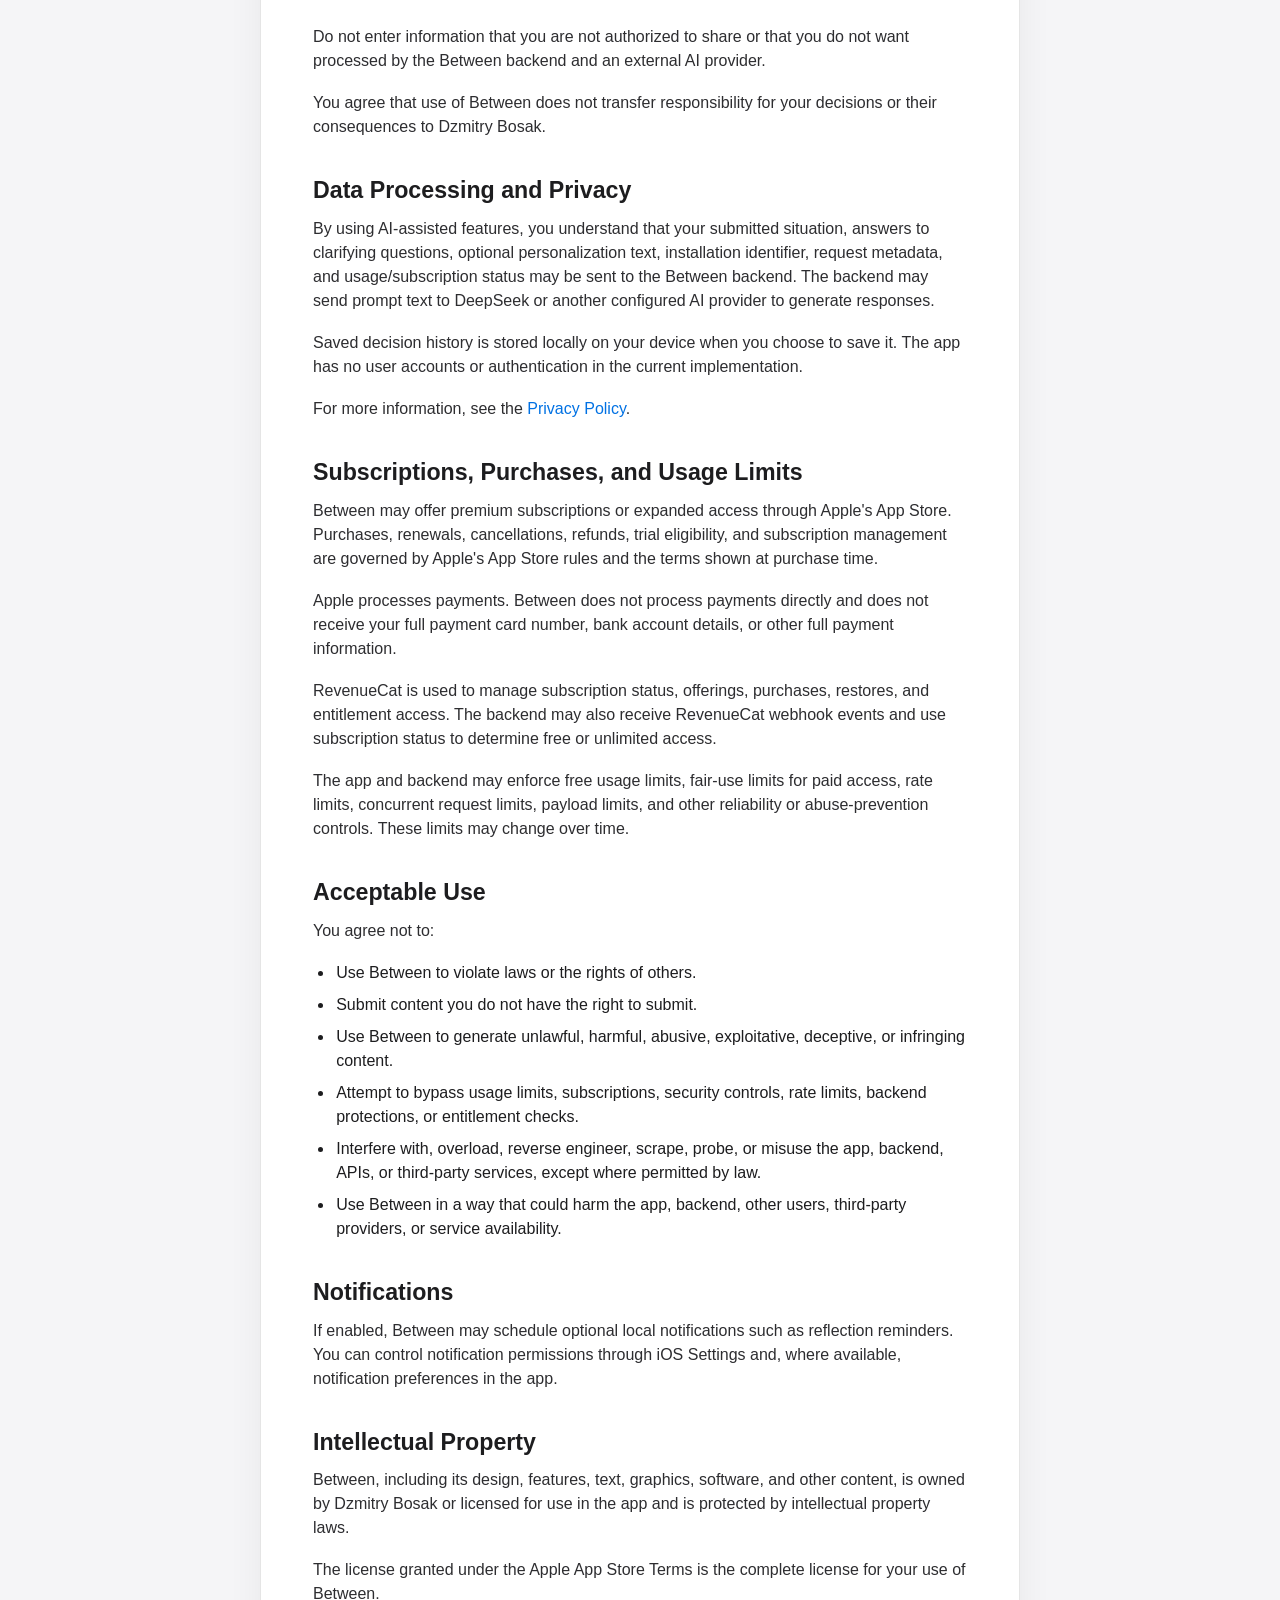
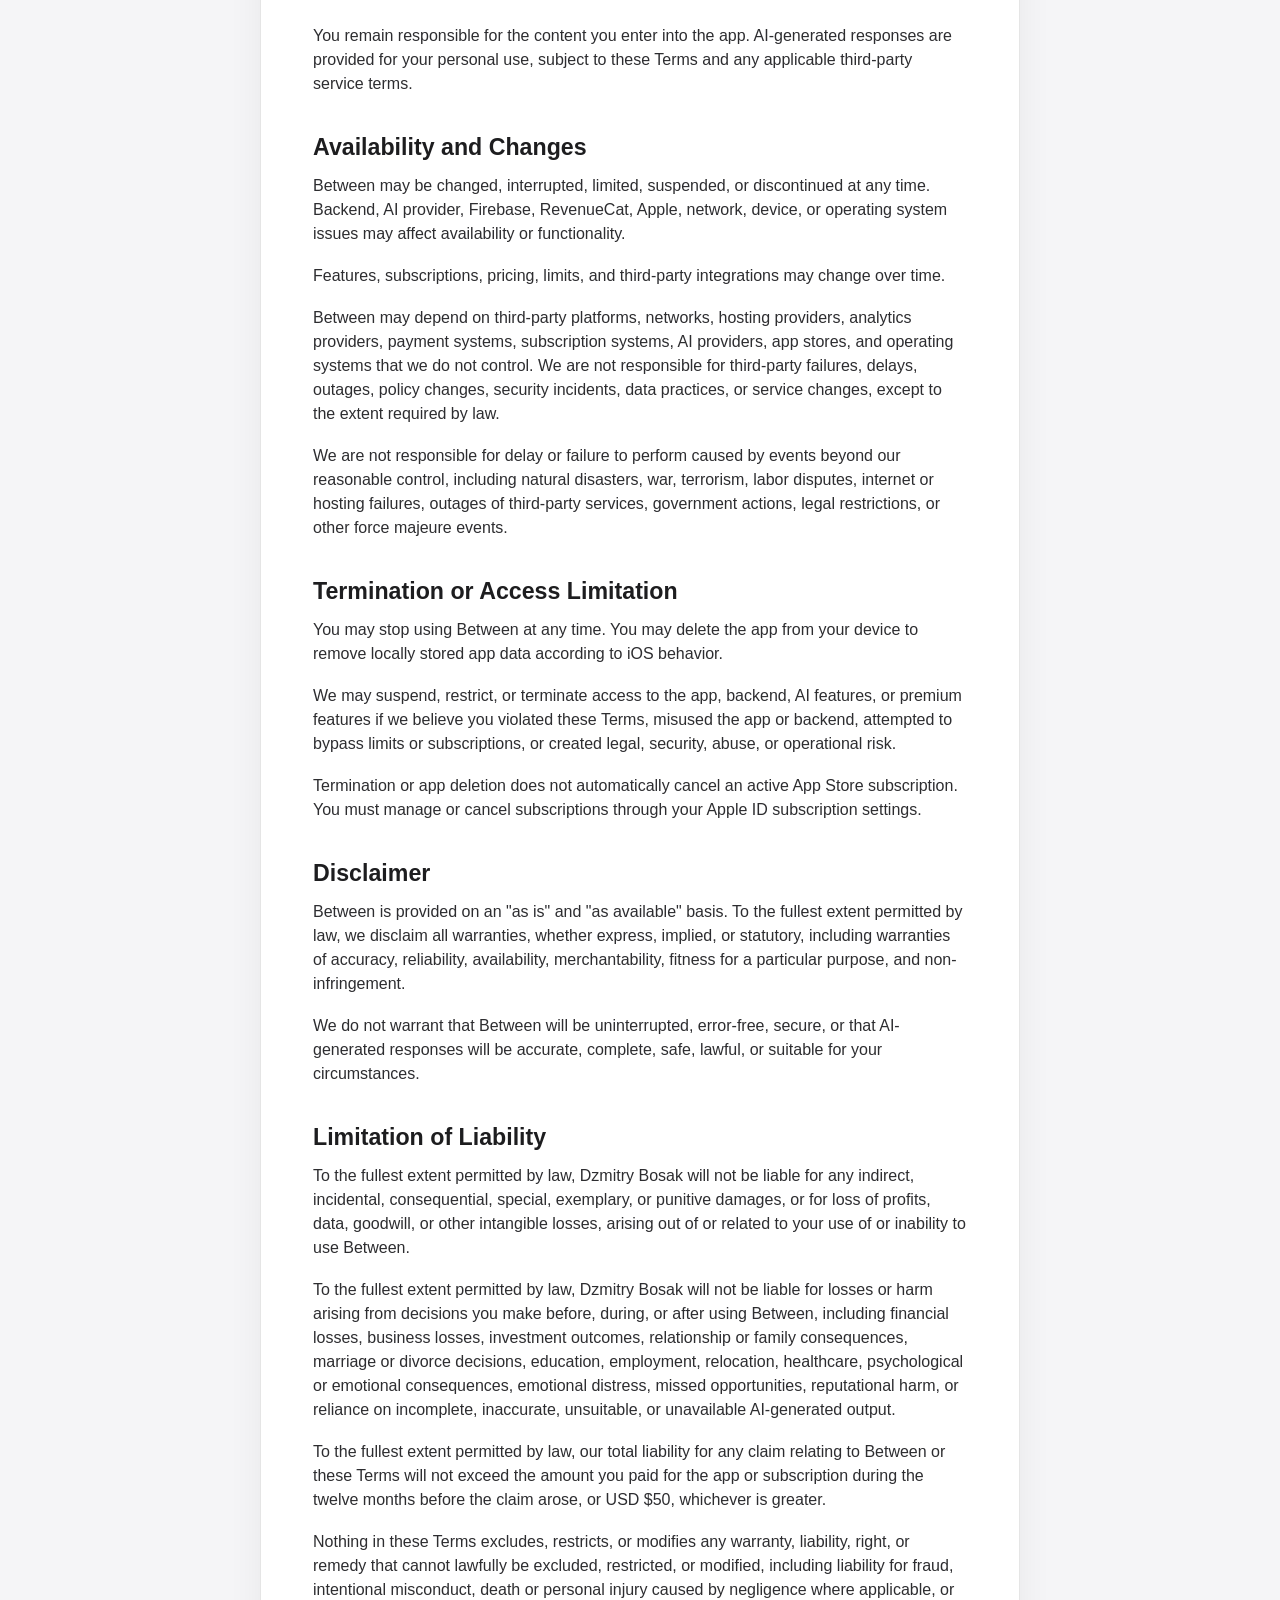
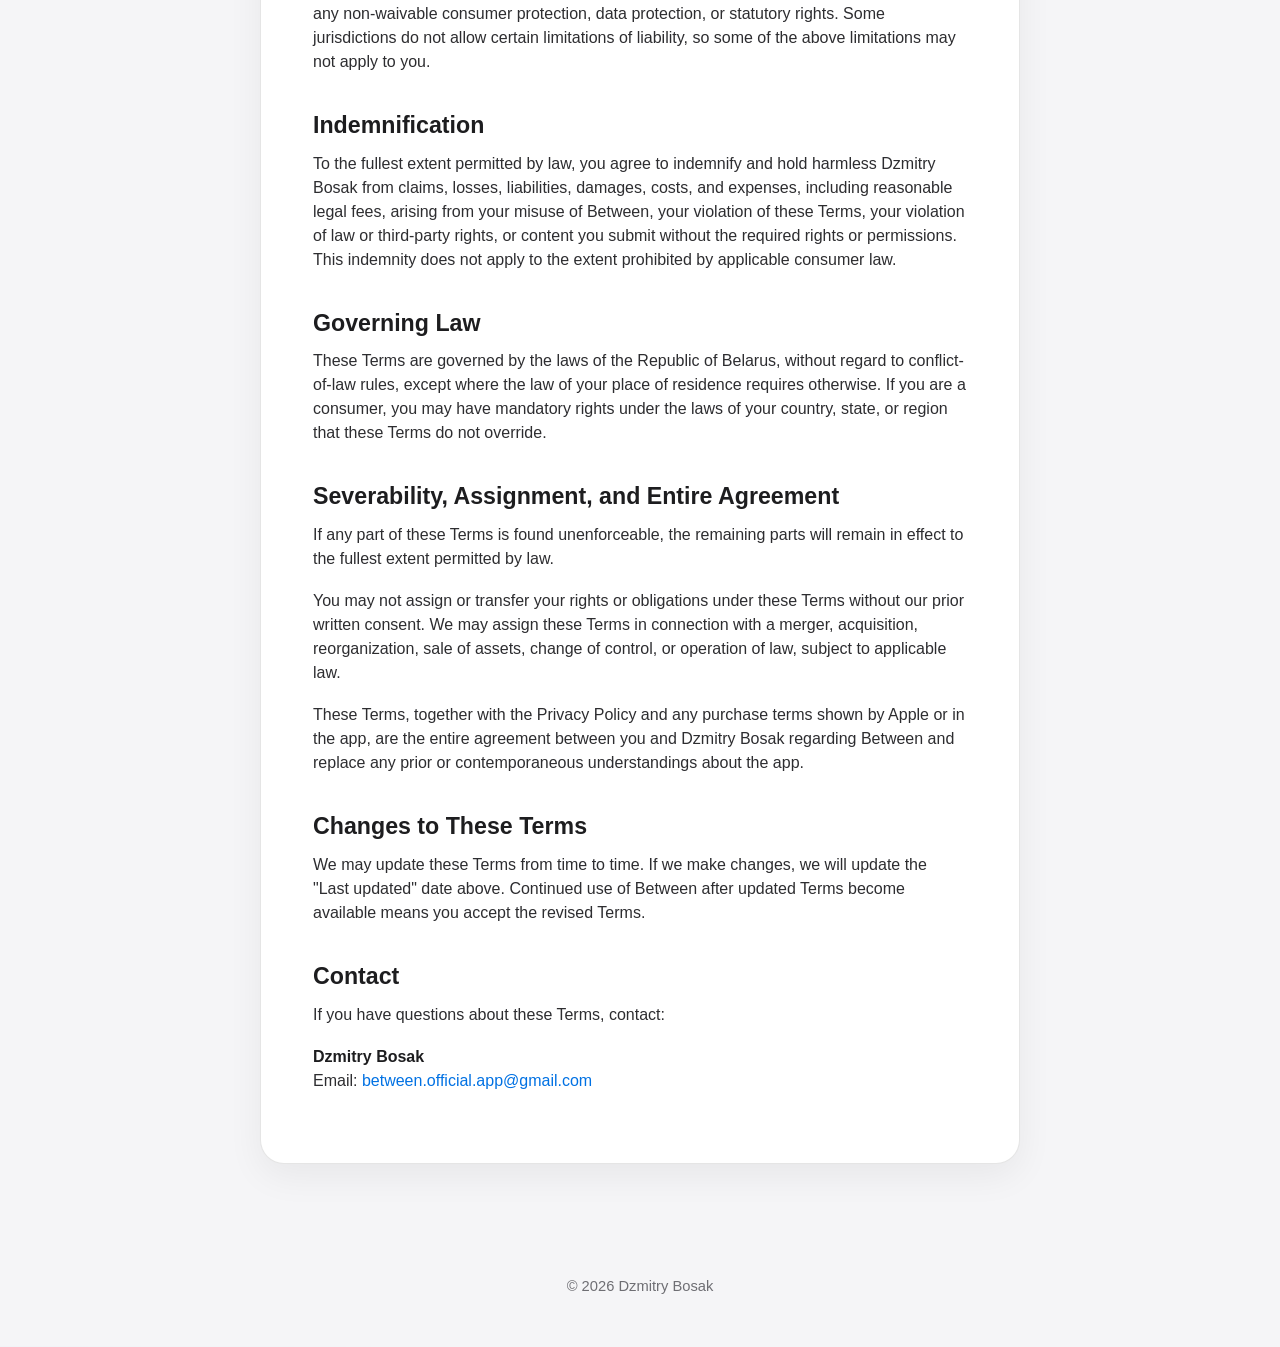
<file: terms/index.html>
<!doctype html>
<html lang="en">
  <head>
    <meta charset="utf-8">
    <meta name="viewport" content="width=device-width, initial-scale=1">
    <meta name="description" content="Terms of Use for Between, an iOS app by Dzmitry Bosak.">
    <title>Terms of Use - Between</title>
    <link rel="icon" href="../assets/between-logo.png">
    <link rel="apple-touch-icon" href="../assets/between-logo.png">
    <link rel="stylesheet" href="../assets/style.css">
  </head>
  <body>
    <header class="site-header">
      <a class="brand" href="../" aria-label="Between home">
        <img src="../assets/between-logo.png" alt="" width="28" height="28">
        <span>Between</span>
      </a>
      <nav class="site-nav" aria-label="Site links">
        <a href="../support/">Support</a>
        <a href="../privacy/">Privacy Policy</a>
        <a href="../terms/" aria-current="page">Terms of Use</a>
      </nav>
    </header>

    <main class="legal-main">
      <article class="legal-card">
        <header>
          <p class="eyebrow">Between</p>
          <h1>Terms of Use</h1>
          <p class="effective-date"><strong>Last updated:</strong> July 21, 2026</p>
        </header>

        <div class="legal-content">
          <p>These Terms of Use govern your use of Between, an iOS application created by Dzmitry Bosak. By downloading, accessing, or using Between, you agree to these Terms.</p>
          <p>If you do not agree to these Terms, do not use the app.</p>

          <h2>Apple App Store Terms</h2>
          <p>These Terms are concluded between you and Dzmitry Bosak only, and not with Apple Inc. or any of its subsidiaries (&quot;Apple&quot;). Dzmitry Bosak, not Apple, is solely responsible for Between and its content. These Terms do not alter or conflict with the usage rules in the Apple Media Services Terms and Conditions.</p>
          <p>Subject to your compliance with these Terms, you receive a limited, personal, non-exclusive, non-transferable, revocable license to use Between on Apple-branded products that you own or control, as permitted by the Apple Media Services Terms and Conditions. Between may also be accessed and used by other accounts associated with the purchaser through Family Sharing or volume purchasing, where Apple permits this.</p>
          <p>Dzmitry Bosak is solely responsible for providing maintenance and support for Between to the extent required by applicable law or expressly offered in these Terms. Apple has no obligation to provide maintenance or support services for Between.</p>
          <p>To the extent any warranty is not effectively disclaimed below, Dzmitry Bosak is solely responsible for that warranty. If Between fails to conform to an applicable warranty, you may notify Apple and Apple will refund the purchase price, if any, paid for Between. To the maximum extent permitted by applicable law, Apple has no other warranty obligation for Between; Dzmitry Bosak is solely responsible for any other claims, losses, liabilities, damages, costs, or expenses arising from a failure to conform to an applicable warranty.</p>
          <p>Dzmitry Bosak, not Apple, is responsible for addressing claims by you or a third party relating to Between or your possession or use of it, including product-liability claims, claims that Between does not comply with applicable legal or regulatory requirements, and claims under consumer-protection, privacy, or similar laws.</p>
          <p>If a third party claims that Between or your possession or use of Between infringes that third party&apos;s intellectual-property rights, Dzmitry Bosak, not Apple, is solely responsible for investigating, defending, settling, and discharging that claim.</p>
          <p>You represent and warrant that you are not located in a country subject to a U.S. Government embargo or designated by the U.S. Government as a &quot;terrorist supporting&quot; country, and that you are not listed on any U.S. Government list of prohibited or restricted parties.</p>
          <p>You must comply with applicable third-party terms when using Between, including the terms of your wireless data-service provider.</p>
          <p>Apple and Apple&apos;s subsidiaries are third-party beneficiaries of these Terms. Once you accept these Terms, Apple has the right (and is deemed to have accepted the right) to enforce them against you as a third-party beneficiary.</p>

          <h2>Description of the Service</h2>
          <p>Between is a reflection and thought-organization app. It helps you think through personal situations by organizing your input, asking clarifying questions, and showing AI-generated reflections, analysis, possible directions, Magic responses, reasons, and follow-up questions.</p>
          <p>Between does not make decisions for you. You remain responsible for your choices, actions, and consequences.</p>
          <p>Any output labeled or displayed as a "recommendation," "choice," "reason," "analysis," "Magic response," or similar term is a non-binding reflection aid only. It is not an instruction, directive, determination, professional opinion, or statement of what you should do. Between does not decide what is best for you and does not replace your independent judgment.</p>
          <p>Between does not currently include user accounts, authentication, advertising, or cloud synchronization for saved decision history. Decision history is stored locally on your device when you choose to save it. AI-assisted features require backend processing and may use an external AI provider.</p>

          <h2>No Professional, Emergency, or Crisis Advice</h2>
          <p>Between is not medical, psychological, psychiatric, therapeutic, legal, financial, tax, accounting, investment, insurance, real estate, immigration, employment, education, family, marital, safety-planning, emergency, crisis, or other regulated professional advice. It is not therapy, diagnosis, treatment, counseling, legal representation, financial planning, professional coaching, or a substitute for qualified professional judgment.</p>
          <p>No doctor-patient, therapist-client, attorney-client, advisor-client, fiduciary, or other professional relationship is created by your use of Between.</p>
          <p>If your situation involves health, safety, self-harm, suicide, harm to others, violence, abuse, coercion, exploitation, legal rights, finances, employment, or another serious matter, seek help from qualified professionals or appropriate emergency services.</p>
          <p>Between is not an emergency, crisis-response, suicide-prevention, abuse-reporting, violence-prevention, or safety-monitoring service. Between does not monitor your situation, detect emergencies, contact emergency services, contact trusted persons, or provide real-time crisis intervention. If you may harm yourself or others, are in danger, are experiencing abuse or violence, or need urgent help, stop using the app and contact local emergency services, a crisis hotline, law enforcement, or a qualified professional immediately.</p>

          <h2>AI-Generated Content</h2>
          <p>Between uses AI processing to generate responses based on the situations, answers, and optional personalization text you provide. AI-generated content is generated automatically and may be incomplete, inaccurate, outdated, inappropriate for your circumstances, biased, misleading, internally inconsistent, or otherwise unsuitable. AI systems may generate plausible-sounding information that is not true and may omit important facts, risks, alternatives, or context.</p>
          <p>Use Between as a reflection aid only. Do not rely on Between as the sole basis for important personal, medical, psychological, legal, financial, safety-related, employment-related, or professional decisions.</p>
          <p>Between does not verify your input, investigate facts, check legal or professional requirements, or guarantee that any output is accurate, complete, safe, lawful, suitable, or appropriate for your circumstances.</p>

          <h2>User Responsibilities</h2>
          <p>You are responsible for:</p>
          <ul>
            <li>The information you enter into Between.</li>
            <li>Ensuring you have the right to submit that information.</li>
            <li>Reviewing and evaluating AI-generated responses before relying on them.</li>
            <li>Making your own decisions and deciding whether, when, or how to act.</li>
            <li>Obtaining qualified professional advice where appropriate.</li>
            <li>Maintaining the security of your device.</li>
            <li>Ensuring your use of Between is lawful and appropriate for your circumstances.</li>
          </ul>
          <p>Do not enter information that you are not authorized to share or that you do not want processed by the Between backend and an external AI provider.</p>
          <p>You agree that use of Between does not transfer responsibility for your decisions or their consequences to Dzmitry Bosak.</p>

          <h2>Data Processing and Privacy</h2>
          <p>By using AI-assisted features, you understand that your submitted situation, answers to clarifying questions, optional personalization text, installation identifier, request metadata, and usage/subscription status may be sent to the Between backend. The backend may send prompt text to DeepSeek or another configured AI provider to generate responses.</p>
          <p>Saved decision history is stored locally on your device when you choose to save it. The app has no user accounts or authentication in the current implementation.</p>
          <p>For more information, see the <a href="../privacy/">Privacy Policy</a>.</p>

          <h2>Subscriptions, Purchases, and Usage Limits</h2>
          <p>Between may offer premium subscriptions or expanded access through Apple's App Store. Purchases, renewals, cancellations, refunds, trial eligibility, and subscription management are governed by Apple's App Store rules and the terms shown at purchase time.</p>
          <p>Apple processes payments. Between does not process payments directly and does not receive your full payment card number, bank account details, or other full payment information.</p>
          <p>RevenueCat is used to manage subscription status, offerings, purchases, restores, and entitlement access. The backend may also receive RevenueCat webhook events and use subscription status to determine free or unlimited access.</p>
          <p>The app and backend may enforce free usage limits, fair-use limits for paid access, rate limits, concurrent request limits, payload limits, and other reliability or abuse-prevention controls. These limits may change over time.</p>

          <h2>Acceptable Use</h2>
          <p>You agree not to:</p>
          <ul>
            <li>Use Between to violate laws or the rights of others.</li>
            <li>Submit content you do not have the right to submit.</li>
            <li>Use Between to generate unlawful, harmful, abusive, exploitative, deceptive, or infringing content.</li>
            <li>Attempt to bypass usage limits, subscriptions, security controls, rate limits, backend protections, or entitlement checks.</li>
            <li>Interfere with, overload, reverse engineer, scrape, probe, or misuse the app, backend, APIs, or third-party services, except where permitted by law.</li>
            <li>Use Between in a way that could harm the app, backend, other users, third-party providers, or service availability.</li>
          </ul>

          <h2>Notifications</h2>
          <p>If enabled, Between may schedule optional local notifications such as reflection reminders. You can control notification permissions through iOS Settings and, where available, notification preferences in the app.</p>

          <h2>Intellectual Property</h2>
          <p>Between, including its design, features, text, graphics, software, and other content, is owned by Dzmitry Bosak or licensed for use in the app and is protected by intellectual property laws.</p>
          <p>The license granted under the Apple App Store Terms is the complete license for your use of Between.</p>
          <p>You remain responsible for the content you enter into the app. AI-generated responses are provided for your personal use, subject to these Terms and any applicable third-party service terms.</p>

          <h2>Availability and Changes</h2>
          <p>Between may be changed, interrupted, limited, suspended, or discontinued at any time. Backend, AI provider, Firebase, RevenueCat, Apple, network, device, or operating system issues may affect availability or functionality.</p>
          <p>Features, subscriptions, pricing, limits, and third-party integrations may change over time.</p>
          <p>Between may depend on third-party platforms, networks, hosting providers, analytics providers, payment systems, subscription systems, AI providers, app stores, and operating systems that we do not control. We are not responsible for third-party failures, delays, outages, policy changes, security incidents, data practices, or service changes, except to the extent required by law.</p>
          <p>We are not responsible for delay or failure to perform caused by events beyond our reasonable control, including natural disasters, war, terrorism, labor disputes, internet or hosting failures, outages of third-party services, government actions, legal restrictions, or other force majeure events.</p>

          <h2>Termination or Access Limitation</h2>
          <p>You may stop using Between at any time. You may delete the app from your device to remove locally stored app data according to iOS behavior.</p>
          <p>We may suspend, restrict, or terminate access to the app, backend, AI features, or premium features if we believe you violated these Terms, misused the app or backend, attempted to bypass limits or subscriptions, or created legal, security, abuse, or operational risk.</p>
          <p>Termination or app deletion does not automatically cancel an active App Store subscription. You must manage or cancel subscriptions through your Apple ID subscription settings.</p>

          <h2>Disclaimer</h2>
          <p>Between is provided on an "as is" and "as available" basis. To the fullest extent permitted by law, we disclaim all warranties, whether express, implied, or statutory, including warranties of accuracy, reliability, availability, merchantability, fitness for a particular purpose, and non-infringement.</p>
          <p>We do not warrant that Between will be uninterrupted, error-free, secure, or that AI-generated responses will be accurate, complete, safe, lawful, or suitable for your circumstances.</p>

          <h2>Limitation of Liability</h2>
          <p>To the fullest extent permitted by law, Dzmitry Bosak will not be liable for any indirect, incidental, consequential, special, exemplary, or punitive damages, or for loss of profits, data, goodwill, or other intangible losses, arising out of or related to your use of or inability to use Between.</p>
          <p>To the fullest extent permitted by law, Dzmitry Bosak will not be liable for losses or harm arising from decisions you make before, during, or after using Between, including financial losses, business losses, investment outcomes, relationship or family consequences, marriage or divorce decisions, education, employment, relocation, healthcare, psychological or emotional consequences, emotional distress, missed opportunities, reputational harm, or reliance on incomplete, inaccurate, unsuitable, or unavailable AI-generated output.</p>
          <p>To the fullest extent permitted by law, our total liability for any claim relating to Between or these Terms will not exceed the amount you paid for the app or subscription during the twelve months before the claim arose, or USD $50, whichever is greater.</p>
          <p>Nothing in these Terms excludes, restricts, or modifies any warranty, liability, right, or remedy that cannot lawfully be excluded, restricted, or modified, including liability for fraud, intentional misconduct, death or personal injury caused by negligence where applicable, or any non-waivable consumer protection, data protection, or statutory rights. Some jurisdictions do not allow certain limitations of liability, so some of the above limitations may not apply to you.</p>

          <h2>Indemnification</h2>
          <p>To the fullest extent permitted by law, you agree to indemnify and hold harmless Dzmitry Bosak from claims, losses, liabilities, damages, costs, and expenses, including reasonable legal fees, arising from your misuse of Between, your violation of these Terms, your violation of law or third-party rights, or content you submit without the required rights or permissions. This indemnity does not apply to the extent prohibited by applicable consumer law.</p>

          <h2>Governing Law</h2>
          <p>These Terms are governed by the laws of the Republic of Belarus, without regard to conflict-of-law rules, except where the law of your place of residence requires otherwise. If you are a consumer, you may have mandatory rights under the laws of your country, state, or region that these Terms do not override.</p>

          <h2>Severability, Assignment, and Entire Agreement</h2>
          <p>If any part of these Terms is found unenforceable, the remaining parts will remain in effect to the fullest extent permitted by law.</p>
          <p>You may not assign or transfer your rights or obligations under these Terms without our prior written consent. We may assign these Terms in connection with a merger, acquisition, reorganization, sale of assets, change of control, or operation of law, subject to applicable law.</p>
          <p>These Terms, together with the Privacy Policy and any purchase terms shown by Apple or in the app, are the entire agreement between you and Dzmitry Bosak regarding Between and replace any prior or contemporaneous understandings about the app.</p>

          <h2>Changes to These Terms</h2>
          <p>We may update these Terms from time to time. If we make changes, we will update the "Last updated" date above. Continued use of Between after updated Terms become available means you accept the revised Terms.</p>

          <h2>Contact</h2>
          <p>If you have questions about these Terms, contact:</p>
          <p><strong>Dzmitry Bosak</strong><br>Email: <a href="mailto:between.official.app@gmail.com">between.official.app@gmail.com</a></p>
        </div>
      </article>
    </main>

    <footer class="site-footer">
      <p>&copy; 2026 Dzmitry Bosak</p>
    </footer>
  </body>
</html>
</file>
<file: assets/style.css>
:root {
  color-scheme: light;
  --bg: #f5f5f7;
  --surface: #ffffff;
  --surface-subtle: #fbfbfd;
  --text: #1d1d1f;
  --muted: #6e6e73;
  --border: rgba(0, 0, 0, 0.1);
  --border-strong: rgba(0, 0, 0, 0.16);
  --accent: #0071e3;
  --accent-hover: #005bb5;
  --shadow: 0 18px 48px rgba(0, 0, 0, 0.08);
  --radius: 24px;
  --content-width: 760px;
}

* {
  box-sizing: border-box;
}

html {
  min-height: 100%;
  background: var(--bg);
  font-family: -apple-system, BlinkMacSystemFont, "SF Pro Text", "SF Pro Display", "Helvetica Neue", Helvetica, Arial, sans-serif;
  font-size: 16px;
  line-height: 1.5;
  -webkit-text-size-adjust: 100%;
}

body {
  min-height: 100vh;
  margin: 0;
  color: var(--text);
  background:
    radial-gradient(circle at top left, rgba(0, 113, 227, 0.08), transparent 32rem),
    linear-gradient(180deg, #ffffff 0%, var(--bg) 22rem);
}

body.home {
  display: flex;
  flex-direction: column;
}

a {
  color: var(--accent);
  text-decoration: none;
}

a:hover {
  color: var(--accent-hover);
  text-decoration: underline;
}

a:focus-visible,
button:focus-visible {
  outline: 3px solid rgba(0, 113, 227, 0.35);
  outline-offset: 3px;
  border-radius: 8px;
}

.site-header,
.site-footer {
  width: min(100% - 32px, 1040px);
  margin: 0 auto;
}

.site-header {
  display: flex;
  align-items: center;
  justify-content: space-between;
  gap: 24px;
  padding: 24px 0;
}

.brand {
  display: inline-flex;
  align-items: center;
  gap: 10px;
  color: var(--text);
  font-size: 1.05rem;
  font-weight: 700;
  letter-spacing: 0;
}

.brand img {
  display: block;
  width: 28px;
  height: 28px;
  border-radius: 7px;
}

.brand:hover {
  color: var(--text);
  text-decoration: none;
}

.site-nav {
  display: flex;
  align-items: center;
  gap: 18px;
  color: var(--muted);
  font-size: 0.95rem;
  font-weight: 500;
}

.site-nav a {
  color: var(--muted);
}

.site-nav a:hover,
.site-nav a[aria-current="page"] {
  color: var(--text);
}

.home-main {
  display: grid;
  flex: 1;
  place-items: center;
  width: min(100% - 32px, 1040px);
  margin: 0 auto;
  padding: 56px 0 80px;
}

.hero {
  width: min(100%, 760px);
  padding: clamp(32px, 7vw, 72px);
  text-align: center;
  background: rgba(255, 255, 255, 0.84);
  border: 1px solid var(--border);
  border-radius: var(--radius);
  box-shadow: var(--shadow);
  backdrop-filter: blur(18px);
}

.app-mark {
  display: block;
  width: 96px;
  height: 96px;
  margin-bottom: 28px;
  margin-left: auto;
  margin-right: auto;
  border-radius: 24px;
  box-shadow: 0 18px 34px rgba(15, 29, 59, 0.14);
}

.hero h1 {
  margin: 0;
  font-size: clamp(3rem, 9vw, 5.6rem);
  line-height: 0.95;
  letter-spacing: 0;
}

.hero p {
  max-width: 540px;
  margin: 24px auto 0;
  color: var(--muted);
  font-size: clamp(1.15rem, 3vw, 1.45rem);
  line-height: 1.35;
}

.hero-actions {
  display: flex;
  flex-wrap: wrap;
  justify-content: center;
  gap: 12px;
  margin-top: 36px;
}

.button {
  display: inline-flex;
  align-items: center;
  justify-content: center;
  min-height: 46px;
  padding: 12px 18px;
  color: #ffffff;
  font-size: 0.98rem;
  font-weight: 600;
  background: var(--accent);
  border: 1px solid var(--accent);
  border-radius: 999px;
}

.button:hover {
  color: #ffffff;
  background: var(--accent-hover);
  text-decoration: none;
}

.button.secondary {
  color: var(--text);
  background: rgba(255, 255, 255, 0.75);
  border-color: var(--border-strong);
}

.button.secondary:hover {
  color: var(--text);
  background: #ffffff;
}

.legal-main {
  width: min(100% - 32px, var(--content-width));
  margin: 0 auto;
  padding: 32px 0 72px;
}

.legal-card {
  padding: clamp(28px, 5vw, 52px);
  background: var(--surface);
  border: 1px solid var(--border);
  border-radius: var(--radius);
  box-shadow: 0 12px 36px rgba(0, 0, 0, 0.06);
}

.legal-card header {
  padding-bottom: 28px;
  margin-bottom: 32px;
  border-bottom: 1px solid var(--border);
}

.eyebrow {
  margin: 0 0 12px;
  color: var(--muted);
  font-size: 0.9rem;
  font-weight: 700;
  letter-spacing: 0;
  text-transform: uppercase;
}

.legal-card h1 {
  margin: 0;
  font-size: clamp(2.25rem, 7vw, 3.5rem);
  line-height: 1.05;
  letter-spacing: 0;
}

.effective-date {
  margin: 16px 0 0;
  color: var(--muted);
  font-size: 0.98rem;
}

.legal-content h2 {
  margin: 38px 0 12px;
  font-size: 1.45rem;
  line-height: 1.2;
  letter-spacing: 0;
}

.legal-content h2:first-child {
  margin-top: 0;
}

.legal-content p {
  margin: 0 0 18px;
  color: #2d2d30;
}

.legal-content ul {
  margin: 0 0 22px;
  padding-left: 1.3rem;
}

.legal-content li {
  margin: 8px 0;
  padding-left: 0.15rem;
}

.legal-content strong {
  color: var(--text);
}

.site-footer {
  padding: 24px 0 36px;
  color: var(--muted);
  font-size: 0.92rem;
  text-align: center;
}

.home .site-footer {
  margin-top: auto;
}

@media (max-width: 640px) {
  .site-header {
    align-items: flex-start;
    flex-direction: column;
    gap: 14px;
  }

  .site-nav {
    flex-wrap: wrap;
    gap: 12px 16px;
  }

  .home-main {
    padding: 24px 0 56px;
  }

  .hero {
    border-radius: 20px;
  }

  .hero-actions {
    align-items: stretch;
    flex-direction: column;
  }

  .button {
    width: 100%;
  }

  .legal-main {
    padding-top: 16px;
  }

  .legal-card {
    border-radius: 20px;
  }
}
</file>
